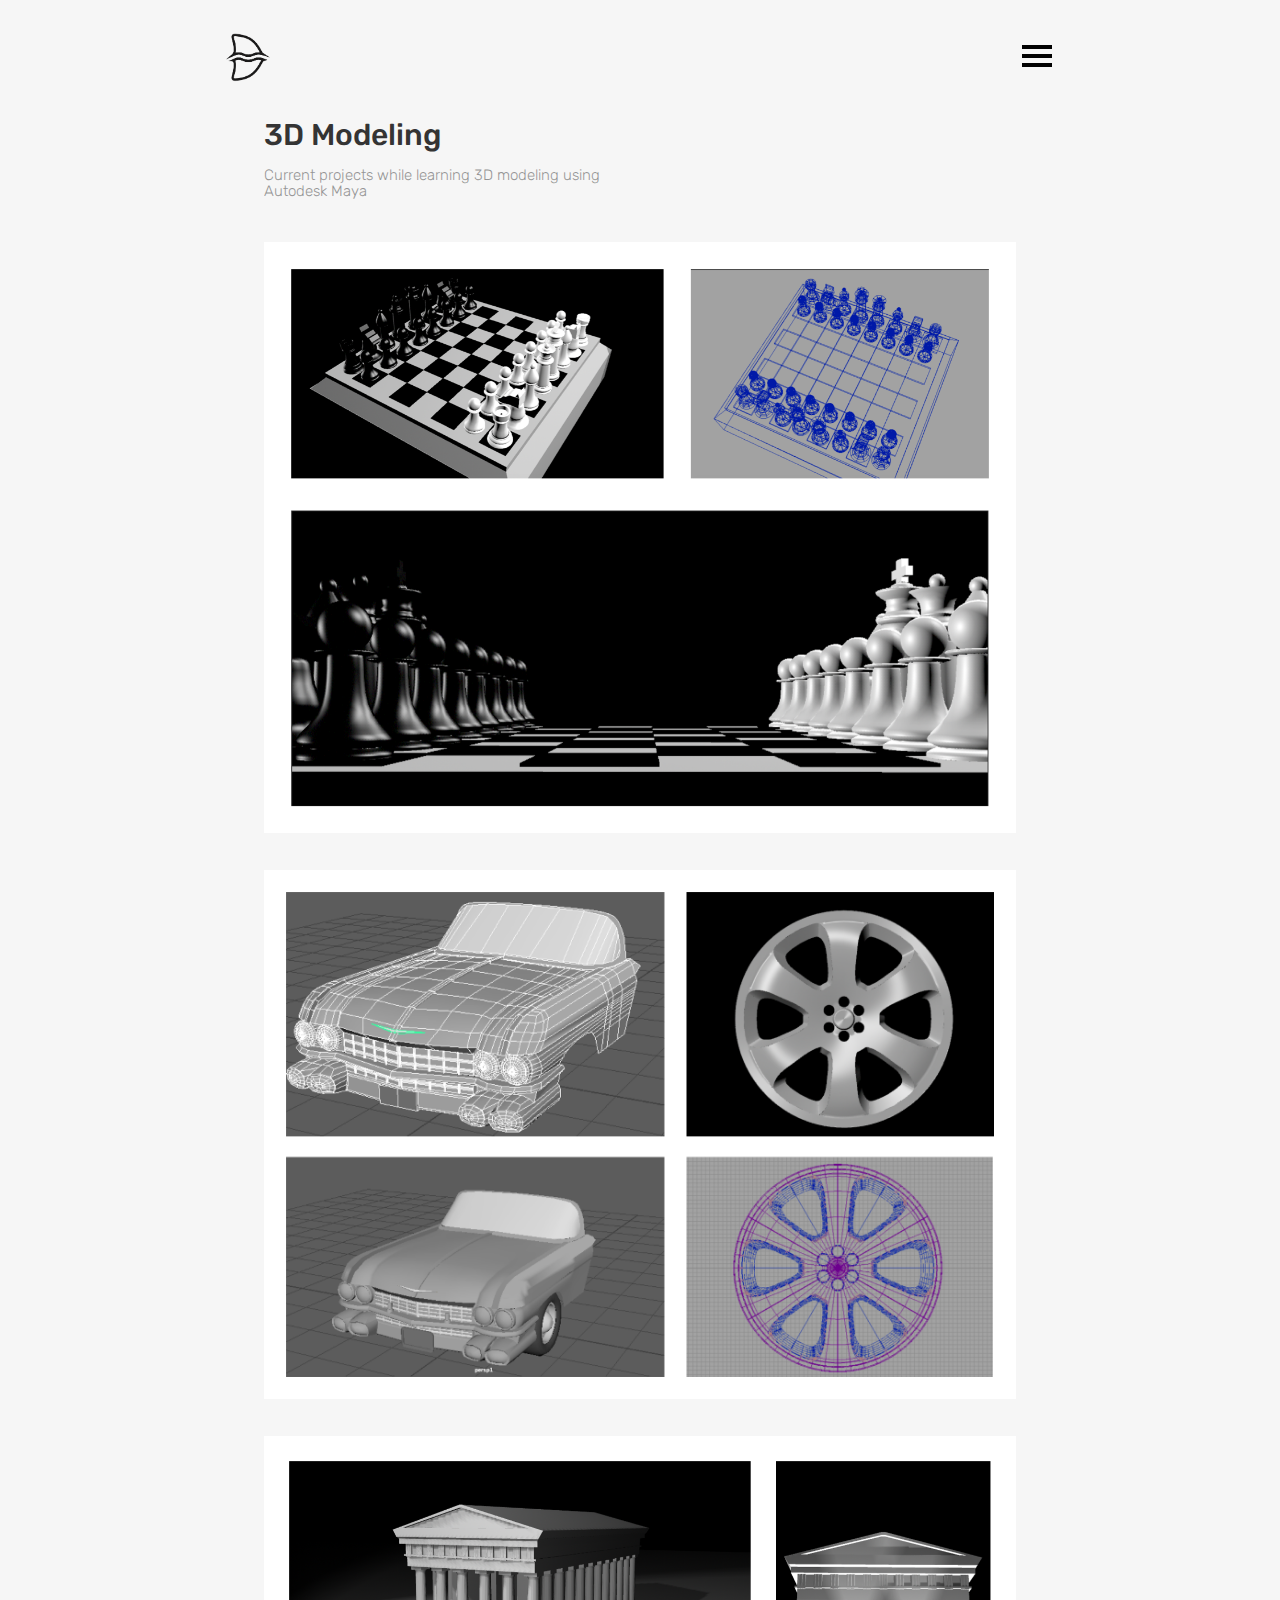
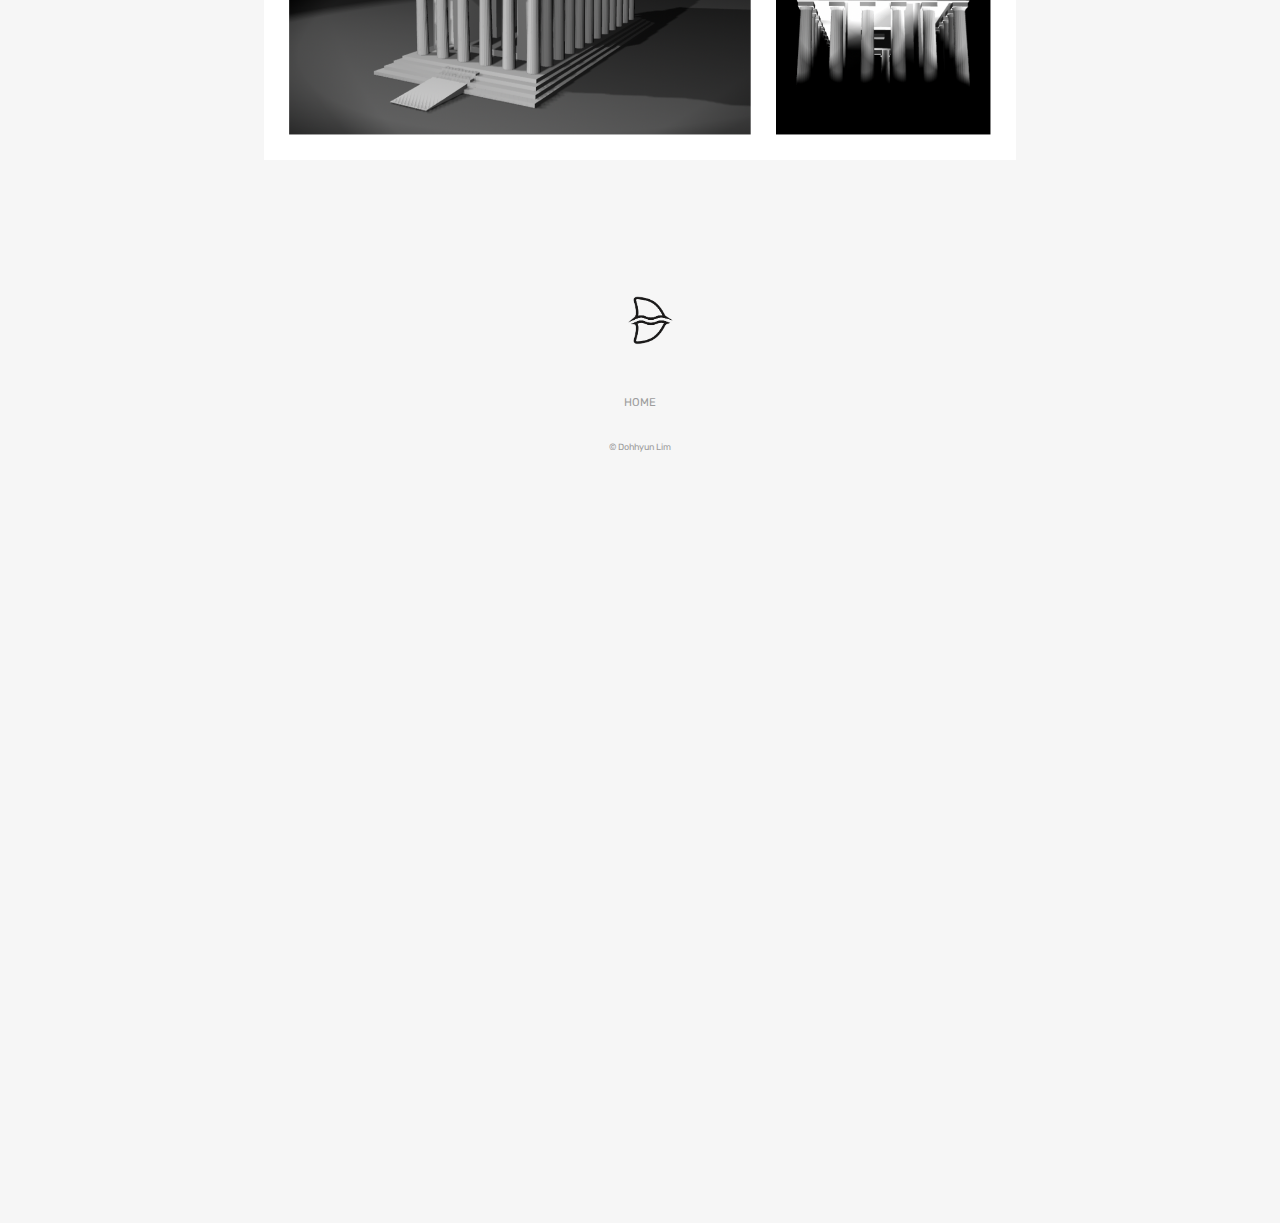
<file: 3dmodeling.html>
<!DOCTYPE HTML>

 <html>

    <head>

    	<meta name="viewport" content="width=device-width, initial-scale=1, maximum-scale=1" />

        <meta charset="utf-8">

        <!-- Description, Keywords and Author -->

        <meta name="description" content="">

        <meta name="author" content="">

        

        <title>Daric (Dohhyun) Lim Portfolio</title>

		<link rel="shortcut icon" href="images/favicon.ico" type="image/x-icon">



        <!-- style -->

        <link href="css/style.css" rel="stylesheet" type="text/css">

        <!-- style -->

        <!-- bootstrap -->

        <link href="css/bootstrap.min.css" rel="stylesheet" type="text/css">

        <!-- responsive -->

        <link href="css/responsive.css" rel="stylesheet" type="text/css">

        <!-- font-awesome -->

        <link  href="https://fonts.googleapis.com/css?family=Rubik:400,500,700,900" rel="stylesheet">

        <!-- font-awesome -->

        <link href="css/effects/set2.css" rel="stylesheet" type="text/css">

        <link href="css/effects/normalize.css" rel="stylesheet" type="text/css">

        <link href="css/effects/component.css"  rel="stylesheet" type="text/css" >

	</head>



    <body oncontextmenu="return false">

    

    	<!-- header -->

        	<header role="header">

            	<div class="container">

                	<!-- logo -->

                    	<h1>

                        	<a href="index.html" title="Daric Portfolio"><img src="images/logo.png" class="logo" title="Daric Lim" alt="Daric Lim" onmouseover="this.src='images/DaricLogoSharkResized.png';"onmouseout="this.src='images/logo.png';"/></a>

                        </h1>

                    <!-- logo -->

                    <!-- nav -->

                    <nav role="header-nav" class="navy">

                        <ul>

                           <li class="nav-active"><a href="index.html" title="Home">Home</a></li>
                            <li><a title="About">About <span style="font-size:30px">(coming soon)</span></a></li>
                            <li><a title="Contact">Contact <span style="font-size:30px">(coming soon)</span></a></li>

                        </ul>

                    </nav>

                    <!-- nav -->

                </div>

            </header>

        <!-- header -->

        <!-- main -->

        <main role="main-inner-wrapper" class="container">

        	

            

            	

                <!-- work details -->

                	<div class="work-details">

                    	

                        <div class="row">

                        	<div class="col-xs-12 col-sm-12 col-md-4">

                            	<header role="work-title">

                                	<h2>3D Modeling </h2>

                                   <h3>Current projects while learning 3D modeling using Autodesk Maya</h3>

                                </header>
 
                            </div>

                            <div class="col-xs-12 col-sm-12 col-md-8">
                            

                            </div>

                        </div>

                        <div class="clearfix"></div>

                        

                        <div class="work-images grid">

                            <ul class="penguin grid" id="grid">

                                <li class="hover-shadow"><img src="images/3d-images/image1.png" alt="" class="img-responsive"/></li>
                                
                                <li class="hover-shadow"><img src="images/3d-images/image2.png" alt="" class="img-responsive"/></li>
                                
                                <li class="hover-shadow"><img src="images/3d-images/image3.png" alt="" class="img-responsive"/></li>
                                
                                

                            </ul>

                        </div>

                        

                    </div>

                <!-- work details -->

            

            

        </main>

    	<!-- main -->

        <!-- footer -->

        <footer role="footer">

            <!-- logo -->

                <h1>

                    <a href="index.html" title="Daric Logo"><img src="images/logo.png" class="logo" title="Daric Lim" alt="Daric Lim" onmouseover="this.src='images/DaricLogoShark.png';"onmouseout="this.src='images/logo.png';"/></a>

                </h1>
            
            

            <!-- logo -->

            <!-- nav -->

            <nav role="footer-nav">

            	<ul>

                	<li><a href="index.html" title="Work">Home</a></li>

                </ul>

            </nav>

            <!-- nav -->

            <!-- <ul role="social-icons">

            	<li><a href="#"><i class="fa fa-twitter" aria-hidden="true"></i></a></li>

                <li><a href="#"><i class="fa fa-facebook" aria-hidden="true"></i></a></li>

                <li><a href="#"><i class="fa fa-linkedin" aria-hidden="true"></i></a></li>

                <li><a href="#"><i class="fa fa-flickr" aria-hidden="true"></i></a></li>

            </ul> -->

            <p class="copy-right">&copy; Dohhyun Lim</p>

        </footer>

        <!-- footer -->

    

        <!-- jQuery (necessary for Bootstrap's JavaScript plugins) -->

        <script src="js/jquery.min.js" type="text/javascript"></script>

        <!-- custom -->

		<script src="js/nav.js" type="text/javascript"></script>

        <script src="js/custom.js" type="text/javascript"></script>

        <!-- Include all compiled plugins (below), or include individual files as needed -->

        <script src="js/bootstrap.min.js" type="text/javascript"></script>

        <script src="js/effects/masonry.pkgd.min.js"  type="text/javascript"></script>

		<script src="js/effects/imagesloaded.js"  type="text/javascript"></script>

		<script src="js/effects/classie.js"  type="text/javascript"></script>

		<script src="js/effects/AnimOnScroll.js"  type="text/javascript"></script>

        <script src="js/effects/modernizr.custom.js"></script>

        <!-- jquery.countdown -->

        <script src="js/html5shiv.js" type="text/javascript"></script>

    </body>

</html>
</file>
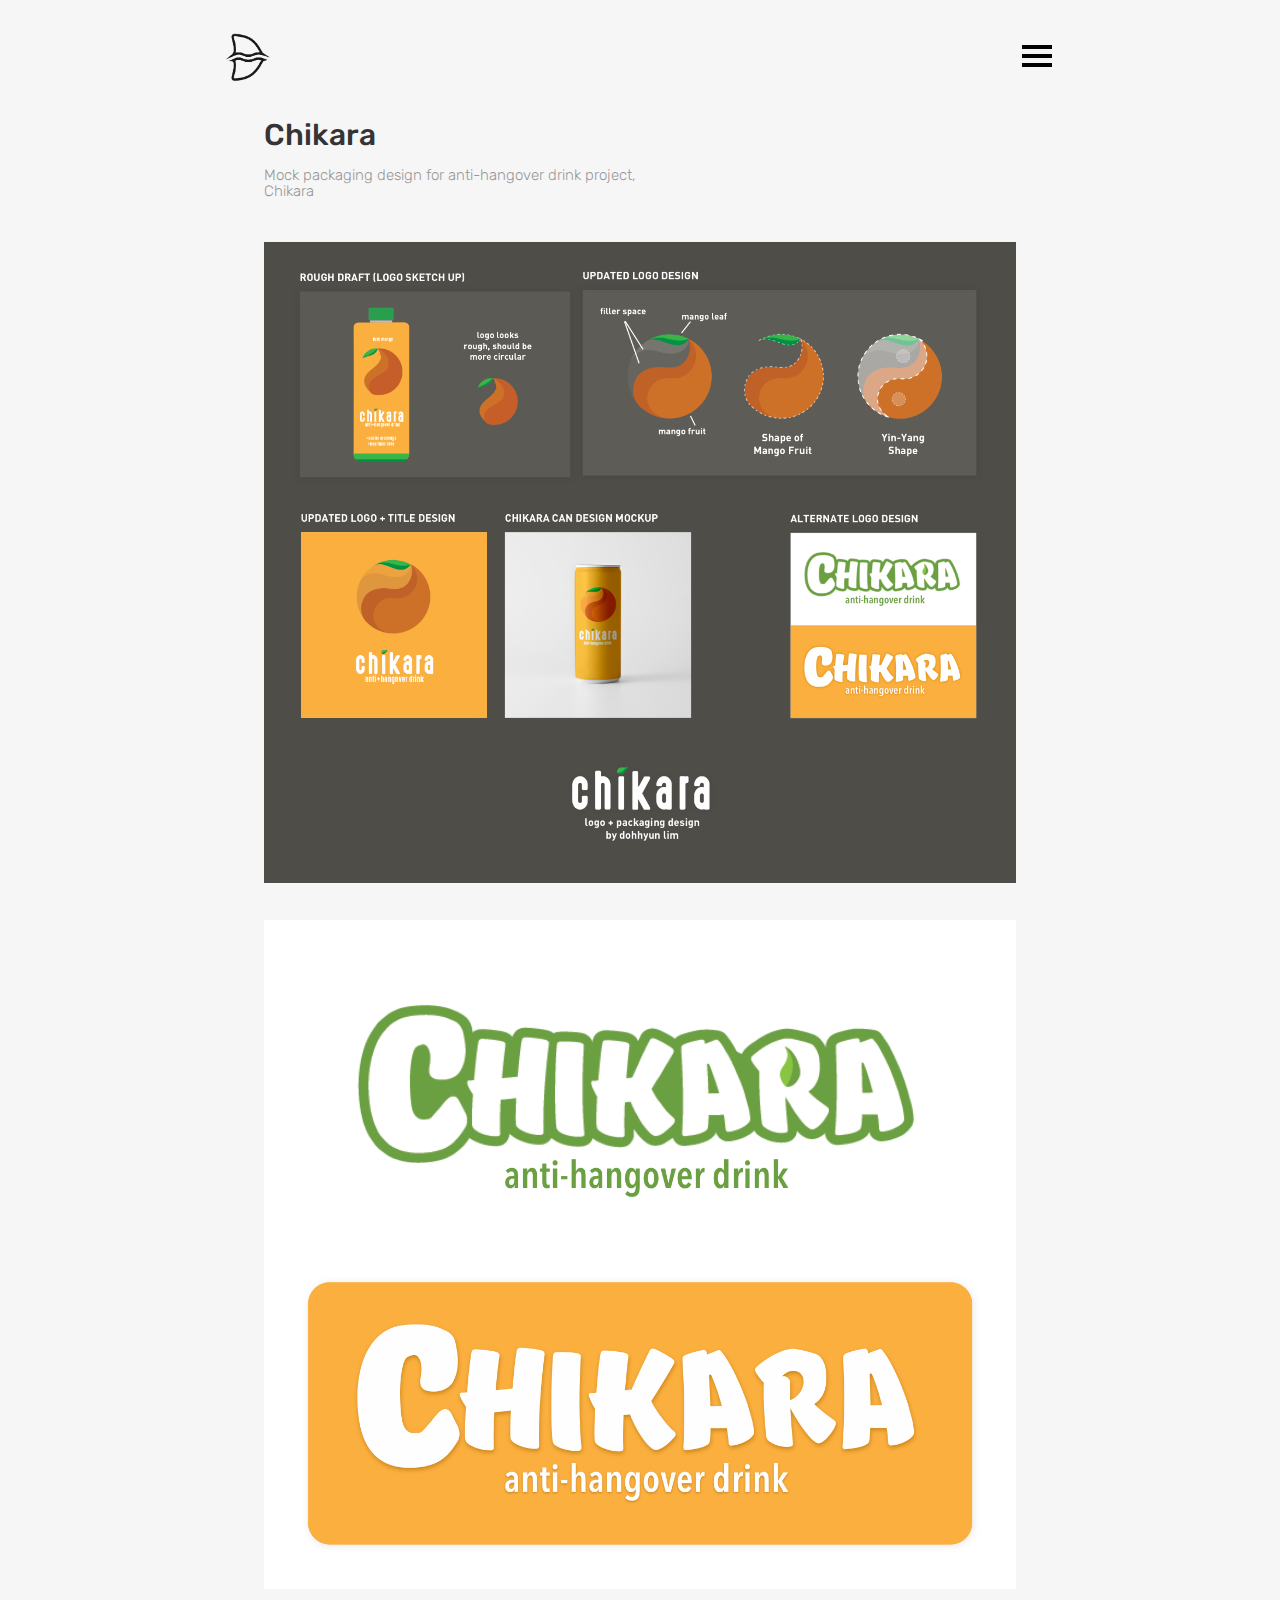
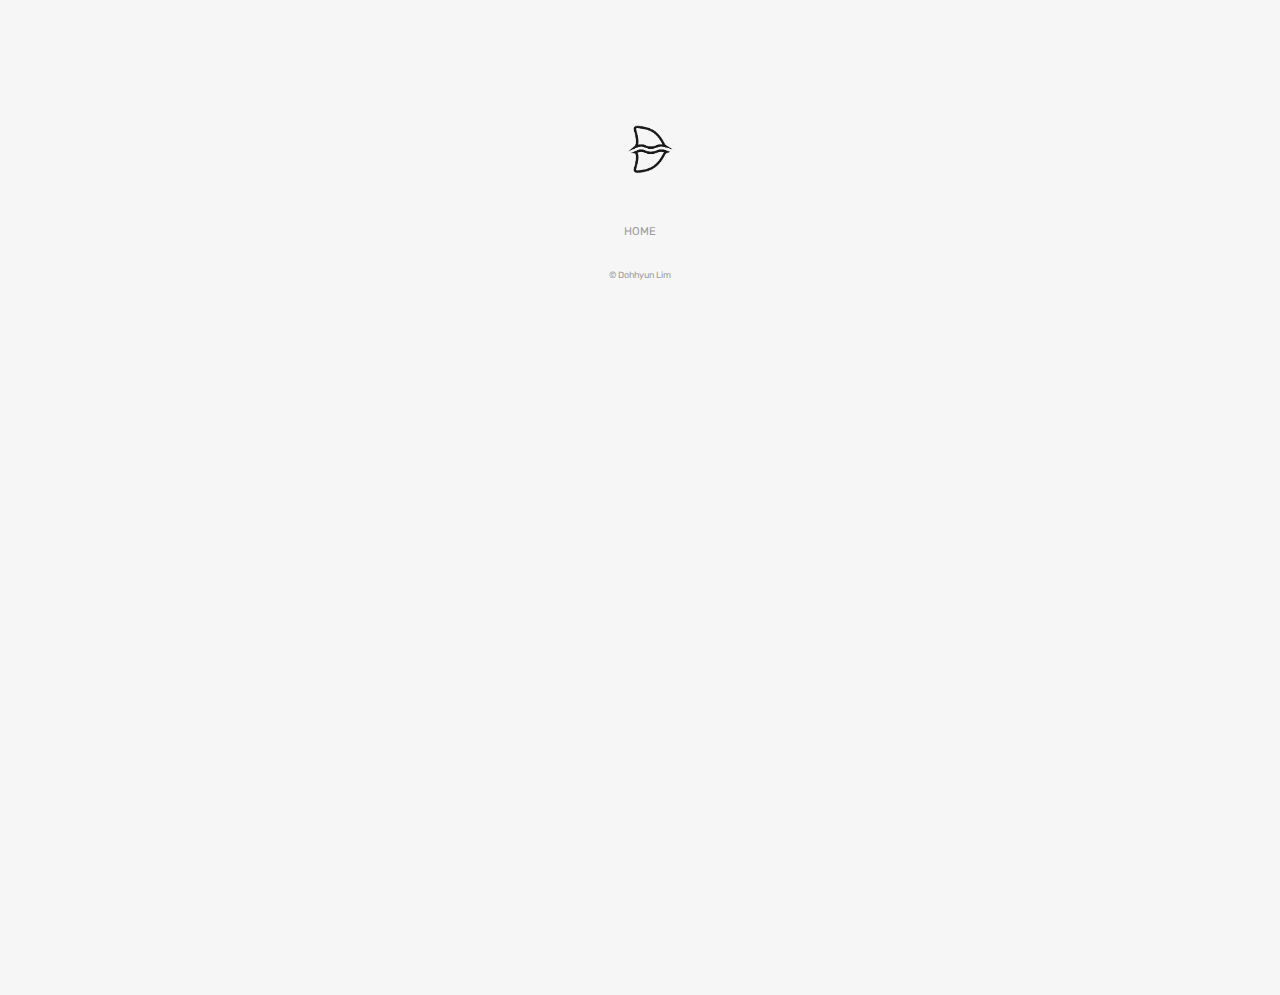
<file: chikara.html>
<!DOCTYPE HTML>

 <html>

    <head>

    	<meta name="viewport" content="width=device-width, initial-scale=1, maximum-scale=1" />

        <meta charset="utf-8">

        <!-- Description, Keywords and Author -->

        <meta name="description" content="">

        <meta name="author" content="">

        

        <title>Daric (Dohhyun) Lim Portfolio</title>

		<link rel="shortcut icon" href="images/favicon.ico" type="image/x-icon">



        <!-- style -->

        <link href="css/style.css" rel="stylesheet" type="text/css">

        <!-- style -->

        <!-- bootstrap -->

        <link href="css/bootstrap.min.css" rel="stylesheet" type="text/css">

        <!-- responsive -->

        <link href="css/responsive.css" rel="stylesheet" type="text/css">

        <!-- font-awesome -->

        <link  href="https://fonts.googleapis.com/css?family=Rubik:400,500,700,900" rel="stylesheet">

        <!-- font-awesome -->

        <link href="css/effects/set2.css" rel="stylesheet" type="text/css">

        <link href="css/effects/normalize.css" rel="stylesheet" type="text/css">

        <link href="css/effects/component.css"  rel="stylesheet" type="text/css" >

	</head>



    <body oncontextmenu="return false">

    

    	<!-- header -->

        	<header role="header">

            	<div class="container">

                	<!-- logo -->

                    	<h1>

                        	<a href="index.html" title="Daric Portfolio"><img src="images/logo.png" class="logo" title="Daric Lim" alt="Daric Lim" onmouseover="this.src='images/DaricLogoSharkResized.png';"onmouseout="this.src='images/logo.png';"/></a>

                        </h1>

                    <!-- logo -->

                    <!-- nav -->

                    <nav role="header-nav" class="navy">

                        <ul>

                           <li class="nav-active"><a href="index.html" title="Home">Home</a></li>
                            <li><a title="About">About <span style="font-size:30px">(coming soon)</span></a></li>
                            <li><a title="Contact">Contact <span style="font-size:30px">(coming soon)</span></a></li>

                        </ul>

                    </nav>

                    <!-- nav -->

                </div>

            </header>

        <!-- header -->

        <!-- main -->

        <main role="main-inner-wrapper" class="container">

        	

            

            	

                <!-- work details -->

                	<div class="work-details">

                    	

                        <div class="row">

                        	<div class="col-xs-12 col-sm-12 col-md-4">

                            	<header role="work-title">

                                	<h2>Chikara</h2>

                                    <h3>Mock packaging design for anti-hangover drink project, Chikara</h3>

                                </header>

                            </div>

                            <div class="col-xs-12 col-sm-12 col-md-8">


                            </div>

                        </div>

                        <div class="clearfix"></div>

                        

                        <div class="work-images grid">

                            <ul class="penguin grid" id="grid">

                                <li class="hover-shadow"><img src="images/chikara-images/image1.png" alt="" class="img-responsive"/></li>
                                
                                 <li class="hover-shadow"><img src="images/chikara-images/image2.png" alt="" class="img-responsive"/></li>
>

                            </ul>

                        </div>

                        

                    </div>

                <!-- work details -->

            

            

        </main>

    	<!-- main -->

        <!-- footer -->

        <footer role="footer">

            <!-- logo -->

                <h1>

                    <a href="index.html" title="Daric Logo"><img src="images/logo.png" class="logo" title="Daric Lim" alt="Daric Lim" onmouseover="this.src='images/DaricLogoShark.png';"onmouseout="this.src='images/logo.png';"/></a>

                </h1>
            
            

            <!-- logo -->

            <!-- nav -->

            <nav role="footer-nav">

            	<ul>

                	<li><a href="index.html" title="Work">Home</a></li>

                </ul>

            </nav>

            <!-- nav -->

            <!-- <ul role="social-icons">

            	<li><a href="#"><i class="fa fa-twitter" aria-hidden="true"></i></a></li>

                <li><a href="#"><i class="fa fa-facebook" aria-hidden="true"></i></a></li>

                <li><a href="#"><i class="fa fa-linkedin" aria-hidden="true"></i></a></li>

                <li><a href="#"><i class="fa fa-flickr" aria-hidden="true"></i></a></li>

            </ul> -->

            <p class="copy-right">&copy; Dohhyun Lim</p>

        </footer>

        <!-- footer -->

    

        <!-- jQuery (necessary for Bootstrap's JavaScript plugins) -->

        <script src="js/jquery.min.js" type="text/javascript"></script>

        <!-- custom -->

		<script src="js/nav.js" type="text/javascript"></script>

        <script src="js/custom.js" type="text/javascript"></script>

        <!-- Include all compiled plugins (below), or include individual files as needed -->

        <script src="js/bootstrap.min.js" type="text/javascript"></script>

        <script src="js/effects/masonry.pkgd.min.js"  type="text/javascript"></script>

		<script src="js/effects/imagesloaded.js"  type="text/javascript"></script>

		<script src="js/effects/classie.js"  type="text/javascript"></script>

		<script src="js/effects/AnimOnScroll.js"  type="text/javascript"></script>

        <script src="js/effects/modernizr.custom.js"></script>

        <!-- jquery.countdown -->

        <script src="js/html5shiv.js" type="text/javascript"></script>

    </body>

</html>
</file>
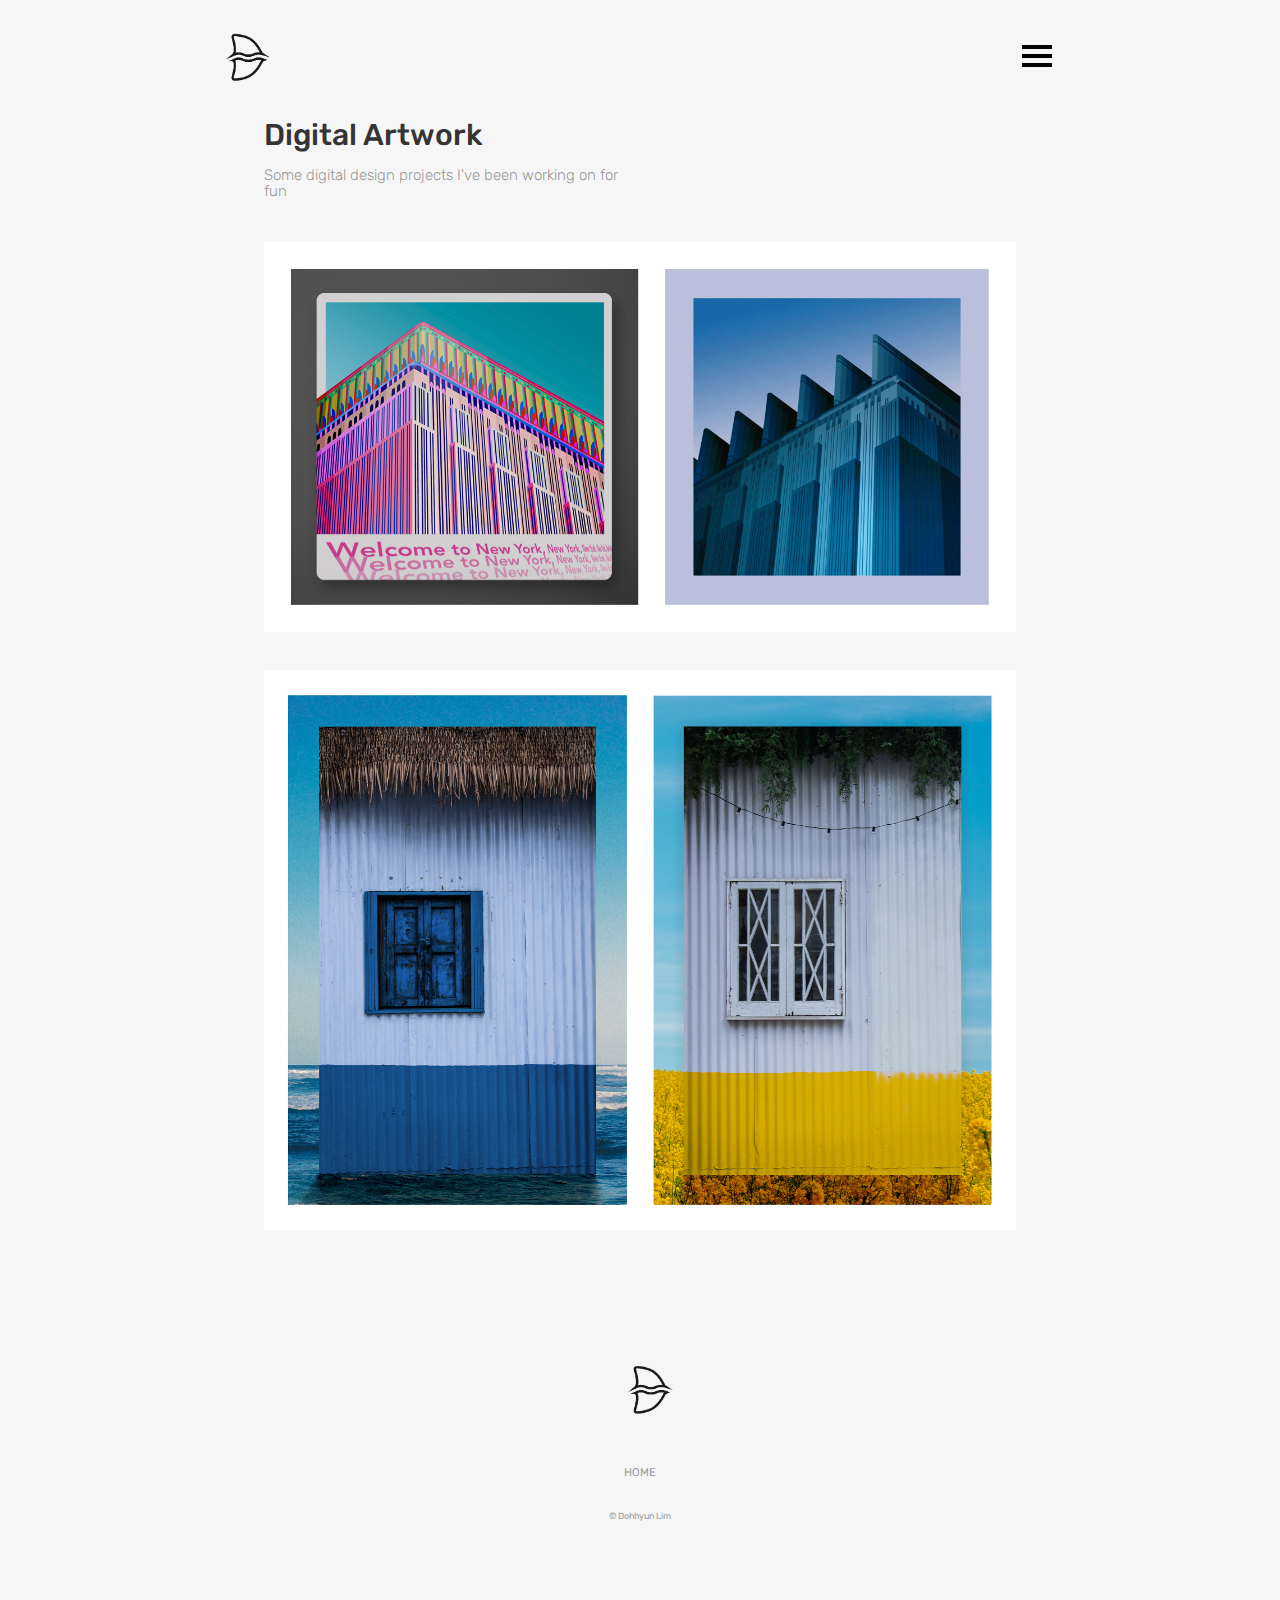
<file: digitalart.html>
<!DOCTYPE HTML>

 <html>

    <head>

    	<meta name="viewport" content="width=device-width, initial-scale=1, maximum-scale=1" />

        <meta charset="utf-8">

        <!-- Description, Keywords and Author -->

        <meta name="description" content="">

        <meta name="author" content="">

        

        <title>Daric (Dohhyun) Lim Portfolio</title>

		<link rel="shortcut icon" href="images/favicon.ico" type="image/x-icon">



        <!-- style -->

        <link href="css/style.css" rel="stylesheet" type="text/css">

        <!-- style -->

        <!-- bootstrap -->

        <link href="css/bootstrap.min.css" rel="stylesheet" type="text/css">

        <!-- responsive -->

        <link href="css/responsive.css" rel="stylesheet" type="text/css">

        <!-- font-awesome -->

        <link  href="https://fonts.googleapis.com/css?family=Rubik:400,500,700,900" rel="stylesheet">

        <!-- font-awesome -->

        <link href="css/effects/set2.css" rel="stylesheet" type="text/css">

        <link href="css/effects/normalize.css" rel="stylesheet" type="text/css">

        <link href="css/effects/component.css"  rel="stylesheet" type="text/css" >

	</head>



    <body oncontextmenu="return false">

    

    	<!-- header -->

        	<header role="header">

            	<div class="container">

                	<!-- logo -->

                    	<h1>

                        	<a href="index.html" title="Daric Portfolio"><img src="images/logo.png" class="logo" title="Daric Lim" alt="Daric Lim" onmouseover="this.src='images/DaricLogoSharkResized.png';"onmouseout="this.src='images/logo.png';"/></a>

                        </h1>

                    <!-- logo -->

                    <!-- nav -->

                    <nav role="header-nav" class="navy">

                        <ul>

                            <li class="nav-active"><a href="index.html" title="Home">Home</a></li>
                            <li><a title="About">About <span style="font-size:30px">(coming soon)</span></a></li>
                            <li><a title="Contact">Contact <span style="font-size:30px">(coming soon)</span></a></li>

                        </ul>

                    </nav>

                    <!-- nav -->

                </div>

            </header>

        <!-- header -->

        <!-- main -->

        <main role="main-inner-wrapper" class="container">

        	

            

            	

                <!-- work details -->

                	<div class="work-details">

                    	

                        <div class="row">

                        	<div class="col-xs-12 col-sm-12 col-md-4">

                            	<header role="work-title">

                                	<h2>Digital Artwork</h2>

                                    <h3>Some digital design projects I've been working on for fun</h3>

                                </header>

                            </div>

                            <div class="col-xs-12 col-sm-12 col-md-8">

                            
                            </div>

                        </div>

                        <div class="clearfix"></div>

                        

                        <div class="work-images grid">

                            <ul class="penguin grid" id="grid">

                                <li class="hover-shadow"><img src="images/digitalart-images/image1.png" alt="" class="img-responsive"/></li>
                                
                                <li class="hover-shadow"><img src="images/digitalart-images/image2.png" alt="" class="img-responsive"/></li>
                                
                            </ul>

                        </div>

                        

                    </div>

                <!-- work details -->

            

            

        </main>

    	<!-- main -->

        <!-- footer -->

        <footer role="footer">

            <!-- logo -->

                <h1>

                    <a href="index.html" title="Daric Logo"><img src="images/logo.png" class="logo" title="Daric Lim" alt="Daric Lim" onmouseover="this.src='images/DaricLogoShark.png';"onmouseout="this.src='images/logo.png';"/></a>

                </h1>
            
            

            <!-- logo -->

            <!-- nav -->

            <nav role="footer-nav">

            	<ul>

                	<li><a href="index.html" title="Work">Home</a></li>

                </ul>

            </nav>

            <!-- nav -->

            <!-- <ul role="social-icons">

            	<li><a href="#"><i class="fa fa-twitter" aria-hidden="true"></i></a></li>

                <li><a href="#"><i class="fa fa-facebook" aria-hidden="true"></i></a></li>

                <li><a href="#"><i class="fa fa-linkedin" aria-hidden="true"></i></a></li>

                <li><a href="#"><i class="fa fa-flickr" aria-hidden="true"></i></a></li>

            </ul> -->

            <p class="copy-right">&copy; Dohhyun Lim</p>

        </footer>

        <!-- footer -->

    

        <!-- jQuery (necessary for Bootstrap's JavaScript plugins) -->

        <script src="js/jquery.min.js" type="text/javascript"></script>

        <!-- custom -->

		<script src="js/nav.js" type="text/javascript"></script>

        <script src="js/custom.js" type="text/javascript"></script>

        <!-- Include all compiled plugins (below), or include individual files as needed -->

        <script src="js/bootstrap.min.js" type="text/javascript"></script>

        <script src="js/effects/masonry.pkgd.min.js"  type="text/javascript"></script>

		<script src="js/effects/imagesloaded.js"  type="text/javascript"></script>

		<script src="js/effects/classie.js"  type="text/javascript"></script>

		<script src="js/effects/AnimOnScroll.js"  type="text/javascript"></script>

        <script src="js/effects/modernizr.custom.js"></script>

        <!-- jquery.countdown -->

        <script src="js/html5shiv.js" type="text/javascript"></script>

    </body>

</html>
</file>
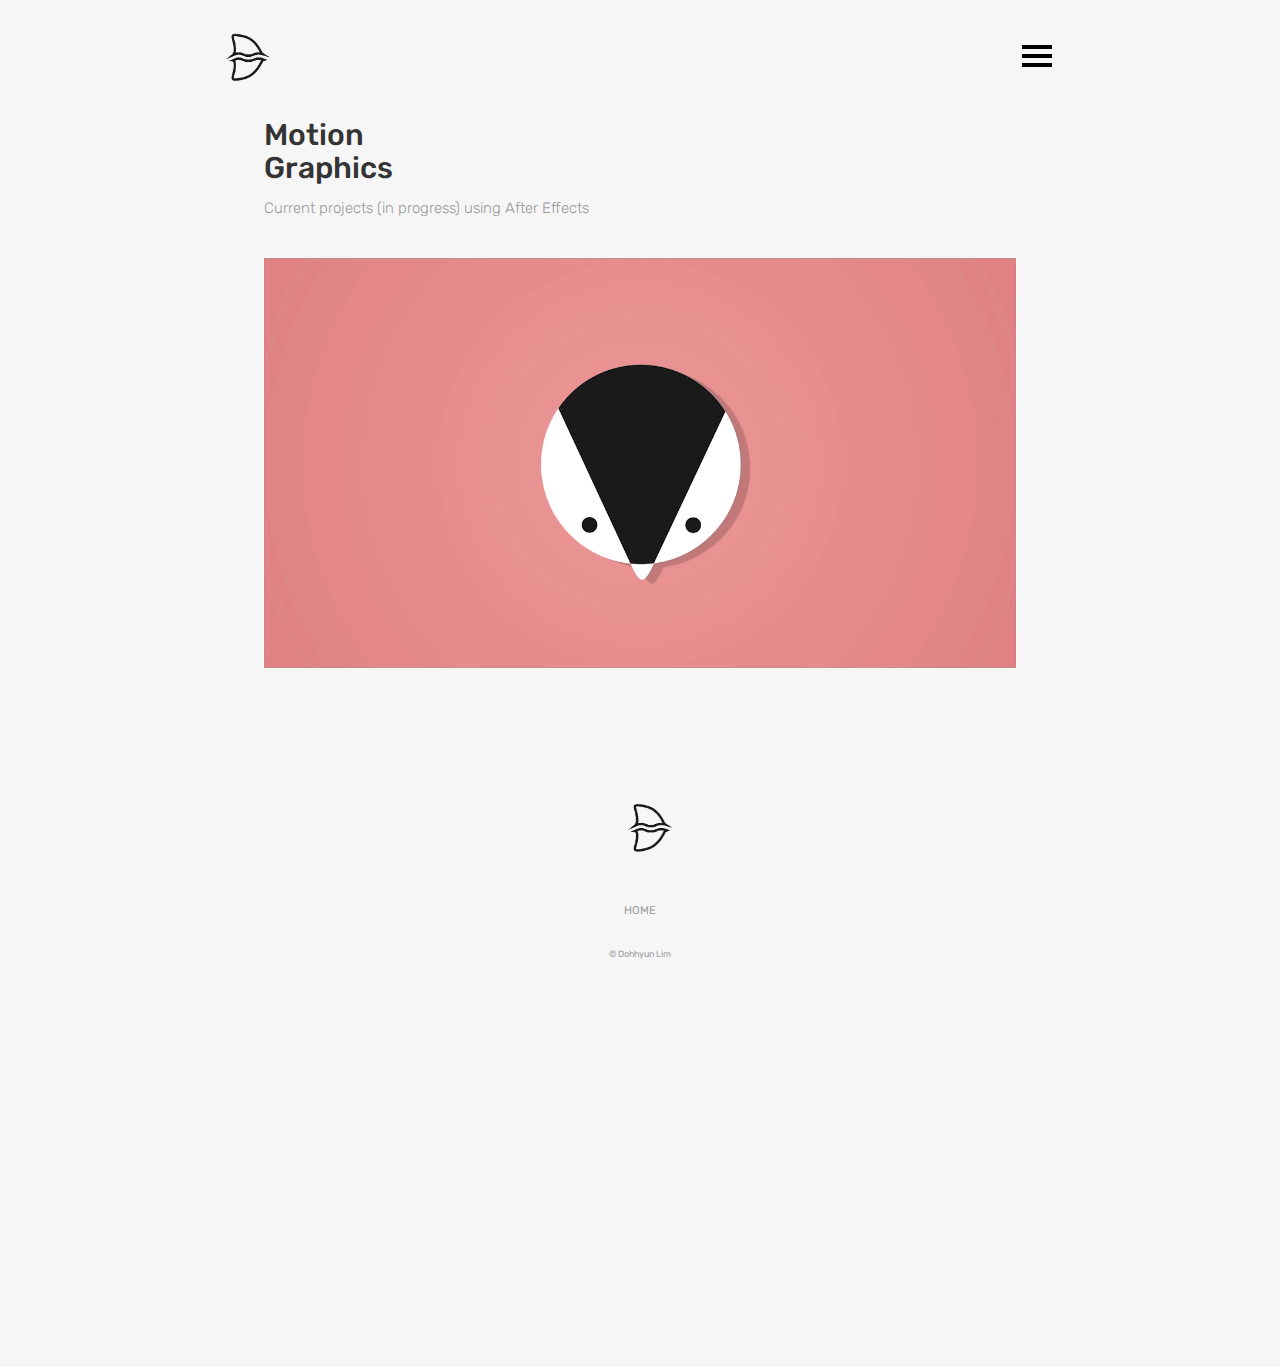
<file: motiongraphics.html>
<!DOCTYPE HTML>

 <html>

    <head>

    	<meta name="viewport" content="width=device-width, initial-scale=1, maximum-scale=1" />

        <meta charset="utf-8">

        <!-- Description, Keywords and Author -->

        <meta name="description" content="">

        <meta name="author" content="">

        

        <title>Daric (Dohhyun) Lim Portfolio</title>

		<link rel="shortcut icon" href="images/favicon.ico" type="image/x-icon">



        <!-- style -->

        <link href="css/style.css" rel="stylesheet" type="text/css">

        <!-- style -->

        <!-- bootstrap -->

        <link href="css/bootstrap.min.css" rel="stylesheet" type="text/css">

        <!-- responsive -->

        <link href="css/responsive.css" rel="stylesheet" type="text/css">

        <!-- font-awesome -->

        <link  href="https://fonts.googleapis.com/css?family=Rubik:400,500,700,900" rel="stylesheet">

        <!-- font-awesome -->

        <link href="css/effects/set2.css" rel="stylesheet" type="text/css">

        <link href="css/effects/normalize.css" rel="stylesheet" type="text/css">

        <link href="css/effects/component.css"  rel="stylesheet" type="text/css" >

	</head>



    <body oncontextmenu="return false">

    

    	<!-- header -->

        	<header role="header">

            	<div class="container">

                	<!-- logo -->

                    	<h1>

                        	<a href="index.html" title="Daric Portfolio"><img src="images/logo.png" class="logo" title="Daric Lim" alt="Daric Lim" onmouseover="this.src='images/DaricLogoSharkResized.png';"onmouseout="this.src='images/logo.png';"/></a>

                        </h1>

                    <!-- logo -->

                    <!-- nav -->

                    <nav role="header-nav" class="navy">

                        <ul>

                            <li class="nav-active"><a href="index.html" title="Home">Home</a></li>
                            <li><a title="About">About <span style="font-size:30px">(coming soon)</span></a></li>
                            <li><a title="Contact">Contact <span style="font-size:30px">(coming soon)</span></a></li>


                        </ul>

                    </nav>

                    <!-- nav -->

                </div>

            </header>

        <!-- header -->

        <!-- main -->

        <main role="main-inner-wrapper" class="container">

        	

            

            	

                <!-- work details -->

                	<div class="work-details">

                    	

                        <div class="row">

                        	<div class="col-xs-12 col-sm-12 col-md-4">

                            	<header role="work-title">

                                	<h2>Motion Graphics</h2>

                                    <h3>Current projects (in progress) using After Effects</h3>

                                </header>

                            </div>

                            <div class="col-xs-12 col-sm-12 col-md-8">

                            

                            </div>

                        </div>

                        <div class="clearfix"></div>

                        

                        <div class="work-images grid">

                            <ul class="penguin grid" id="grid">

                                <li class="hover-shadow"><img src="images/motiongraphics-images/image1.gif" alt="" class="img-responsive"/></li>
                        
                            </ul>

                        </div>

                        

                    </div>

                <!-- work details -->

            

            

        </main>

    	<!-- main -->

        <!-- footer -->

        <footer role="footer">

            <!-- logo -->

                <h1>

                    <a href="index.html" title="Daric Logo"><img src="images/logo.png" class="logo" title="Daric Lim" alt="Daric Lim" onmouseover="this.src='images/DaricLogoShark.png';"onmouseout="this.src='images/logo.png';"/></a>

                </h1>
            
            

            <!-- logo -->

            <!-- nav -->

            <nav role="footer-nav">

            	<ul>

                	<li><a href="index.html" title="Work">Home</a></li>

                </ul>

            </nav>

            <!-- nav -->

            <!-- <ul role="social-icons">

            	<li><a href="#"><i class="fa fa-twitter" aria-hidden="true"></i></a></li>

                <li><a href="#"><i class="fa fa-facebook" aria-hidden="true"></i></a></li>

                <li><a href="#"><i class="fa fa-linkedin" aria-hidden="true"></i></a></li>

                <li><a href="#"><i class="fa fa-flickr" aria-hidden="true"></i></a></li>

            </ul> -->

            <p class="copy-right">&copy; Dohhyun Lim</p>

        </footer>

        <!-- footer -->

    

        <!-- jQuery (necessary for Bootstrap's JavaScript plugins) -->

        <script src="js/jquery.min.js" type="text/javascript"></script>

        <!-- custom -->

		<script src="js/nav.js" type="text/javascript"></script>

        <script src="js/custom.js" type="text/javascript"></script>

        <!-- Include all compiled plugins (below), or include individual files as needed -->

        <script src="js/bootstrap.min.js" type="text/javascript"></script>

        <script src="js/effects/masonry.pkgd.min.js"  type="text/javascript"></script>

		<script src="js/effects/imagesloaded.js"  type="text/javascript"></script>

		<script src="js/effects/classie.js"  type="text/javascript"></script>

		<script src="js/effects/AnimOnScroll.js"  type="text/javascript"></script>

        <script src="js/effects/modernizr.custom.js"></script>

        <!-- jquery.countdown -->

        <script src="js/html5shiv.js" type="text/javascript"></script>

    </body>

</html>
</file>
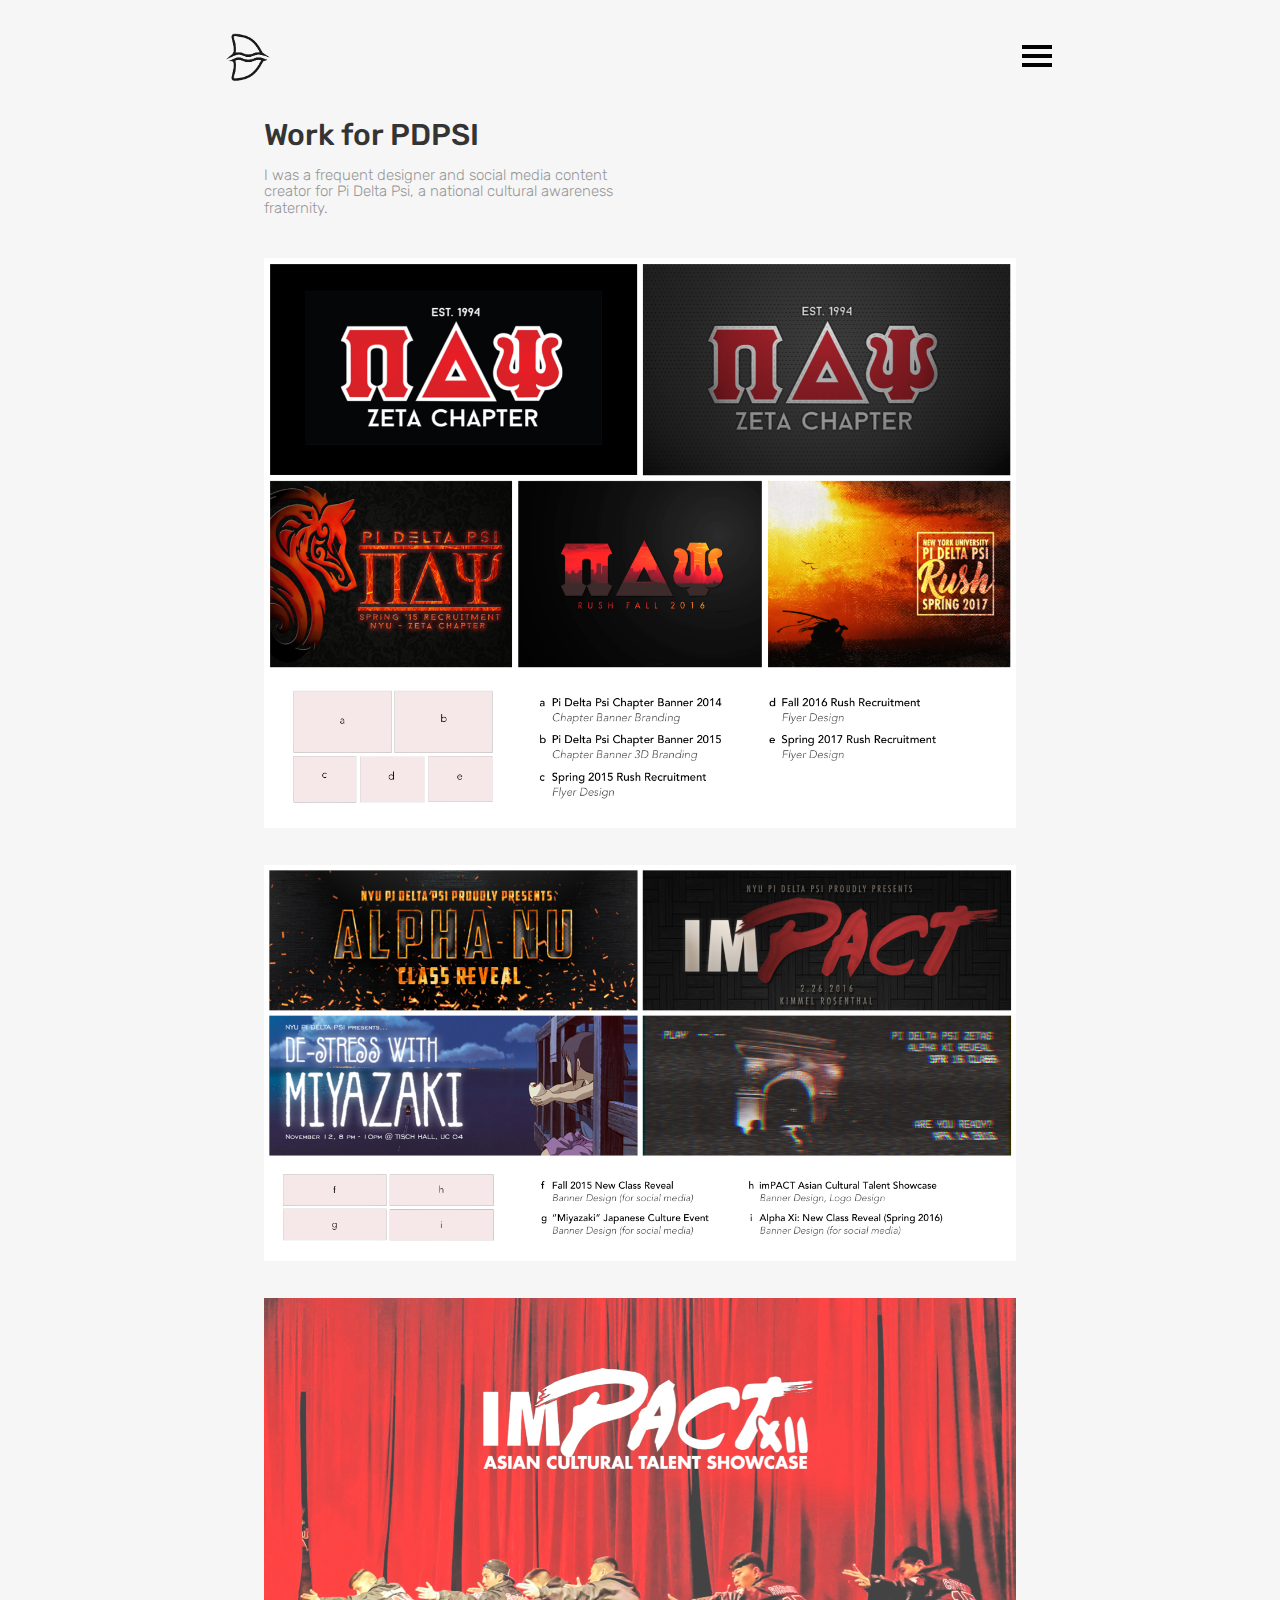
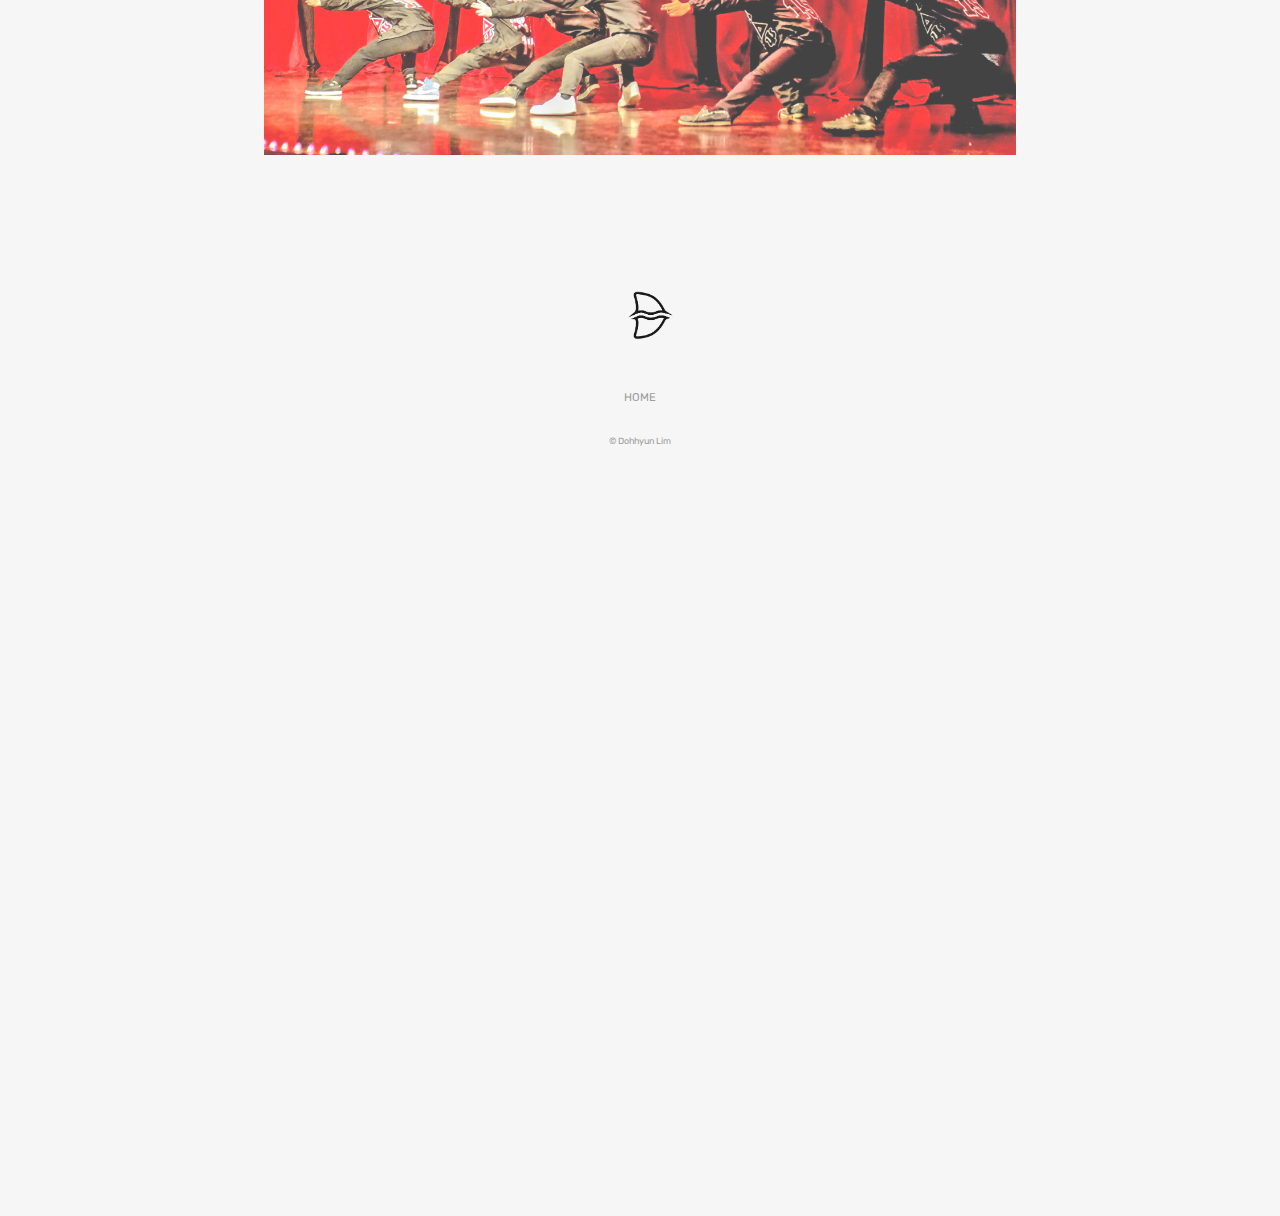
<file: pdpsi.html>
<!DOCTYPE HTML>

 <html>

    <head>

    	<meta name="viewport" content="width=device-width, initial-scale=1, maximum-scale=1" />

        <meta charset="utf-8">

        <!-- Description, Keywords and Author -->

        <meta name="description" content="">

        <meta name="author" content="">

        

        <title>Daric (Dohhyun) Lim Portfolio</title>

		<link rel="shortcut icon" href="images/favicon.ico" type="image/x-icon">



        <!-- style -->

        <link href="css/style.css" rel="stylesheet" type="text/css">

        <!-- style -->

        <!-- bootstrap -->

        <link href="css/bootstrap.min.css" rel="stylesheet" type="text/css">

        <!-- responsive -->

        <link href="css/responsive.css" rel="stylesheet" type="text/css">

        <!-- font-awesome -->

        <link  href="https://fonts.googleapis.com/css?family=Rubik:400,500,700,900" rel="stylesheet">

        <!-- font-awesome -->

        <link href="css/effects/set2.css" rel="stylesheet" type="text/css">

        <link href="css/effects/normalize.css" rel="stylesheet" type="text/css">

        <link href="css/effects/component.css"  rel="stylesheet" type="text/css" >

	</head>



    <body oncontextmenu="return false">

    

    	<!-- header -->

        	<header role="header">

            	<div class="container">

                	<!-- logo -->

                    	<h1>

                        	<a href="index.html" title="Daric Portfolio"><img src="images/logo.png" class="logo" title="Daric Lim" alt="Daric Lim" onmouseover="this.src='images/DaricLogoSharkResized.png';"onmouseout="this.src='images/logo.png';"/></a>

                        </h1>

                    <!-- logo -->

                    <!-- nav -->

                    <nav role="header-nav" class="navy">

                        <ul>

                            <li class="nav-active"><a href="index.html" title="Home">Home</a></li>
                            <li><a title="About">About <span style="font-size:30px">(coming soon)</span></a></li>
                            <li><a title="Contact">Contact <span style="font-size:30px">(coming soon)</span></a></li>

                        </ul>

                    </nav>

                    <!-- nav -->

                </div>

            </header>

        <!-- header -->

        <!-- main -->

        <main role="main-inner-wrapper" class="container">

        	

            

            	

                <!-- work details -->

                	<div class="work-details">

                    	

                        <div class="row">

                        	<div class="col-xs-12 col-sm-12 col-md-4">

                            	<header role="work-title">

                                	<h2>Work for PDPSI</h2>

                                    <h3>I was a frequent designer and social media content creator for Pi Delta Psi, a national cultural awareness fraternity.</h3>

                                </header>

                            </div>

                            <div class="col-xs-12 col-sm-12 col-md-8">

                            
                            

                            </div>

                        </div>

                        <div class="clearfix"></div>

                        

                        <div class="work-images grid">

                            <ul class="penguin grid" id="grid">

                                <li class="hover-shadow"><img src="images/pdpsi-images/image1.png" alt="" class="img-responsive"/></li>
                                
                                <li class="hover-shadow"><img src="images/pdpsi-images/image2.png" alt="" class="img-responsive"/></li>
                                
                                <li class="hover-shadow"><img src="images/pdpsi-images/image3.png" alt="" class="img-responsive"/></li>
                                
                            </ul>

                        </div>

                        

                    </div>

                <!-- work details -->

            

            

        </main>

    	<!-- main -->

        <!-- footer -->

        <footer role="footer">

            <!-- logo -->

                <h1>

                    <a href="index.html" title="Daric Logo"><img src="images/logo.png" class="logo" title="Daric Lim" alt="Daric Lim" onmouseover="this.src='images/DaricLogoShark.png';"onmouseout="this.src='images/logo.png';"/></a>

                </h1>
            
            

            <!-- logo -->

            <!-- nav -->

            <nav role="footer-nav">

            	<ul>

                	<li><a href="index.html" title="Work">Home</a></li>

                </ul>

            </nav>

            <!-- nav -->

            <!-- <ul role="social-icons">

            	<li><a href="#"><i class="fa fa-twitter" aria-hidden="true"></i></a></li>

                <li><a href="#"><i class="fa fa-facebook" aria-hidden="true"></i></a></li>

                <li><a href="#"><i class="fa fa-linkedin" aria-hidden="true"></i></a></li>

                <li><a href="#"><i class="fa fa-flickr" aria-hidden="true"></i></a></li>

            </ul> -->

            <p class="copy-right">&copy; Dohhyun Lim</p>

        </footer>

        <!-- footer -->

    

        <!-- jQuery (necessary for Bootstrap's JavaScript plugins) -->

        <script src="js/jquery.min.js" type="text/javascript"></script>

        <!-- custom -->

		<script src="js/nav.js" type="text/javascript"></script>

        <script src="js/custom.js" type="text/javascript"></script>

        <!-- Include all compiled plugins (below), or include individual files as needed -->

        <script src="js/bootstrap.min.js" type="text/javascript"></script>

        <script src="js/effects/masonry.pkgd.min.js"  type="text/javascript"></script>

		<script src="js/effects/imagesloaded.js"  type="text/javascript"></script>

		<script src="js/effects/classie.js"  type="text/javascript"></script>

		<script src="js/effects/AnimOnScroll.js"  type="text/javascript"></script>

        <script src="js/effects/modernizr.custom.js"></script>

        <!-- jquery.countdown -->

        <script src="js/html5shiv.js" type="text/javascript"></script>

    </body>

</html>
</file>
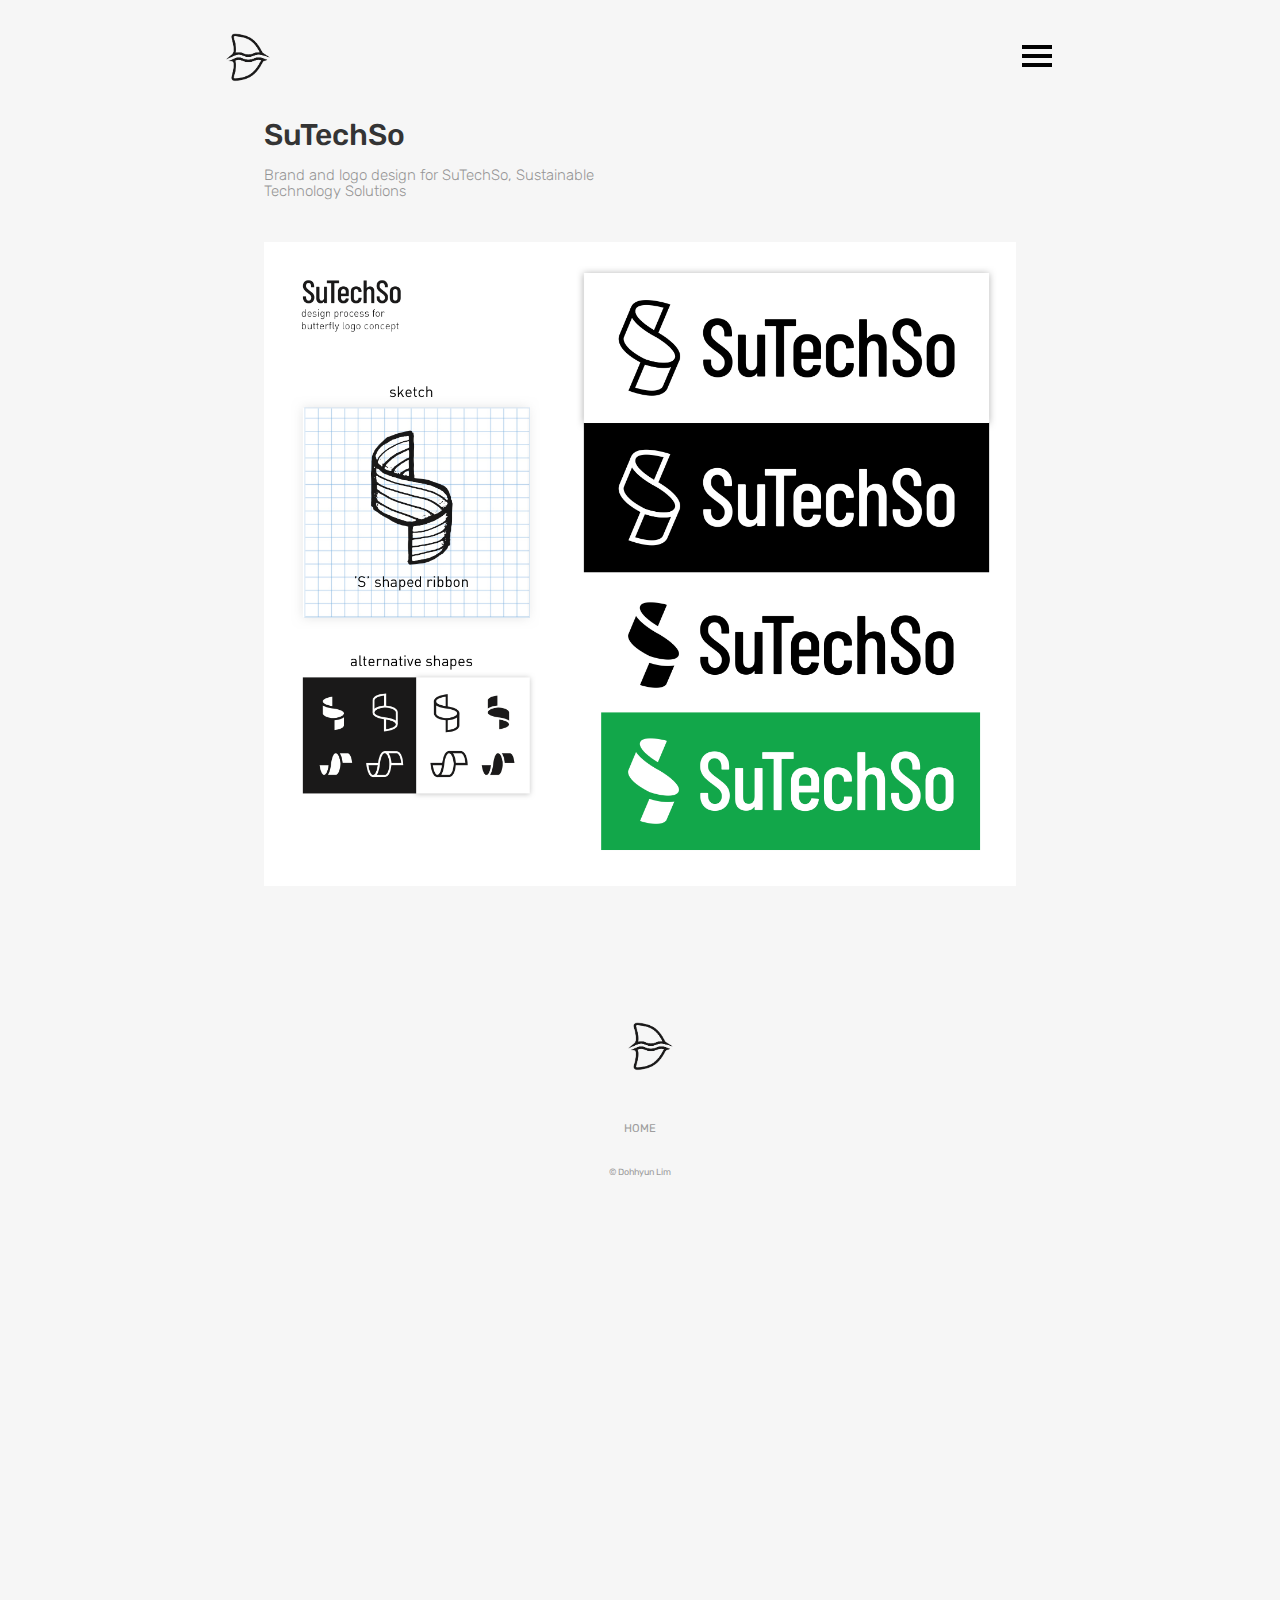
<file: sutechso.html>
<!DOCTYPE HTML>

 <html>

    <head>

    	<meta name="viewport" content="width=device-width, initial-scale=1, maximum-scale=1" />

        <meta charset="utf-8">

        <!-- Description, Keywords and Author -->

        <meta name="description" content="">

        <meta name="author" content="">

        

        <title>Daric (Dohhyun) Lim Portfolio</title>

		<link rel="shortcut icon" href="images/favicon.ico" type="image/x-icon">



        <!-- style -->

        <link href="css/style.css" rel="stylesheet" type="text/css">

        <!-- style -->

        <!-- bootstrap -->

        <link href="css/bootstrap.min.css" rel="stylesheet" type="text/css">

        <!-- responsive -->

        <link href="css/responsive.css" rel="stylesheet" type="text/css">

        <!-- font-awesome -->

        <link  href="https://fonts.googleapis.com/css?family=Rubik:400,500,700,900" rel="stylesheet">

        <!-- font-awesome -->

        <link href="css/effects/set2.css" rel="stylesheet" type="text/css">

        <link href="css/effects/normalize.css" rel="stylesheet" type="text/css">

        <link href="css/effects/component.css"  rel="stylesheet" type="text/css" >

	</head>



    <body oncontextmenu="return false">

    

    	<!-- header -->

        	<header role="header">

            	<div class="container">

                	<!-- logo -->

                    	<h1>

                        	<a href="index.html" title="Daric Portfolio"><img src="images/logo.png" class="logo" title="Daric Lim" alt="Daric Lim" onmouseover="this.src='images/DaricLogoSharkResized.png';"onmouseout="this.src='images/logo.png';"/></a>

                        </h1>

                    <!-- logo -->

                    <!-- nav -->

                    <nav role="header-nav" class="navy">

                        <ul>

                            <li class="nav-active"><a href="index.html" title="Home">Home</a></li>
                            <li><a title="About">About <span style="font-size:30px">(coming soon)</span></a></li>
                            <li><a title="Contact">Contact <span style="font-size:30px">(coming soon)</span></a></li>

                        </ul>

                    </nav>

                    <!-- nav -->

                </div>

            </header>

        <!-- header -->

        <!-- main -->

        <main role="main-inner-wrapper" class="container">

        	

            

            	

                <!-- work details -->

                	<div class="work-details">

                    	

                        <div class="row">

                        	<div class="col-xs-12 col-sm-12 col-md-4">

                            	<header role="work-title">

                                	<h2>SuTechSo</h2>

                                    <h3>Brand and logo design for SuTechSo, Sustainable Technology Solutions</h3>

                                </header>

                            </div>

                            <div class="col-xs-12 col-sm-12 col-md-8">


                            </div>

                        </div>

                        <div class="clearfix"></div>

                        

                        <div class="work-images grid">

                            <ul class="penguin grid" id="grid">

                                <li class="hover-shadow"><img src="images/sutechso-images/image1.png" alt="" class="img-responsive"/></li>
                            
                            </ul>

                        </div>

                        

                    </div>

                <!-- work details -->

            

            

        </main>

    	<!-- main -->

        <!-- footer -->

        <footer role="footer">

            <!-- logo -->

                <h1>

                    <a href="index.html" title="Daric Logo"><img src="images/logo.png" class="logo" title="Daric Lim" alt="Daric Lim" onmouseover="this.src='images/DaricLogoShark.png';"onmouseout="this.src='images/logo.png';"/></a>

                </h1>
            
            

            <!-- logo -->

            <!-- nav -->

            <nav role="footer-nav">

            	<ul>

                	<li><a href="index.html" title="Work">Home</a></li>

                </ul>

            </nav>

            <!-- nav -->

            <!-- <ul role="social-icons">

            	<li><a href="#"><i class="fa fa-twitter" aria-hidden="true"></i></a></li>

                <li><a href="#"><i class="fa fa-facebook" aria-hidden="true"></i></a></li>

                <li><a href="#"><i class="fa fa-linkedin" aria-hidden="true"></i></a></li>

                <li><a href="#"><i class="fa fa-flickr" aria-hidden="true"></i></a></li>

            </ul> -->

            <p class="copy-right">&copy; Dohhyun Lim</p>

        </footer>

        <!-- footer -->

    

        <!-- jQuery (necessary for Bootstrap's JavaScript plugins) -->

        <script src="js/jquery.min.js" type="text/javascript"></script>

        <!-- custom -->

		<script src="js/nav.js" type="text/javascript"></script>

        <script src="js/custom.js" type="text/javascript"></script>

        <!-- Include all compiled plugins (below), or include individual files as needed -->

        <script src="js/bootstrap.min.js" type="text/javascript"></script>

        <script src="js/effects/masonry.pkgd.min.js"  type="text/javascript"></script>

		<script src="js/effects/imagesloaded.js"  type="text/javascript"></script>

		<script src="js/effects/classie.js"  type="text/javascript"></script>

		<script src="js/effects/AnimOnScroll.js"  type="text/javascript"></script>

        <script src="js/effects/modernizr.custom.js"></script>

        <!-- jquery.countdown -->

        <script src="js/html5shiv.js" type="text/javascript"></script>

    </body>

</html>
</file>
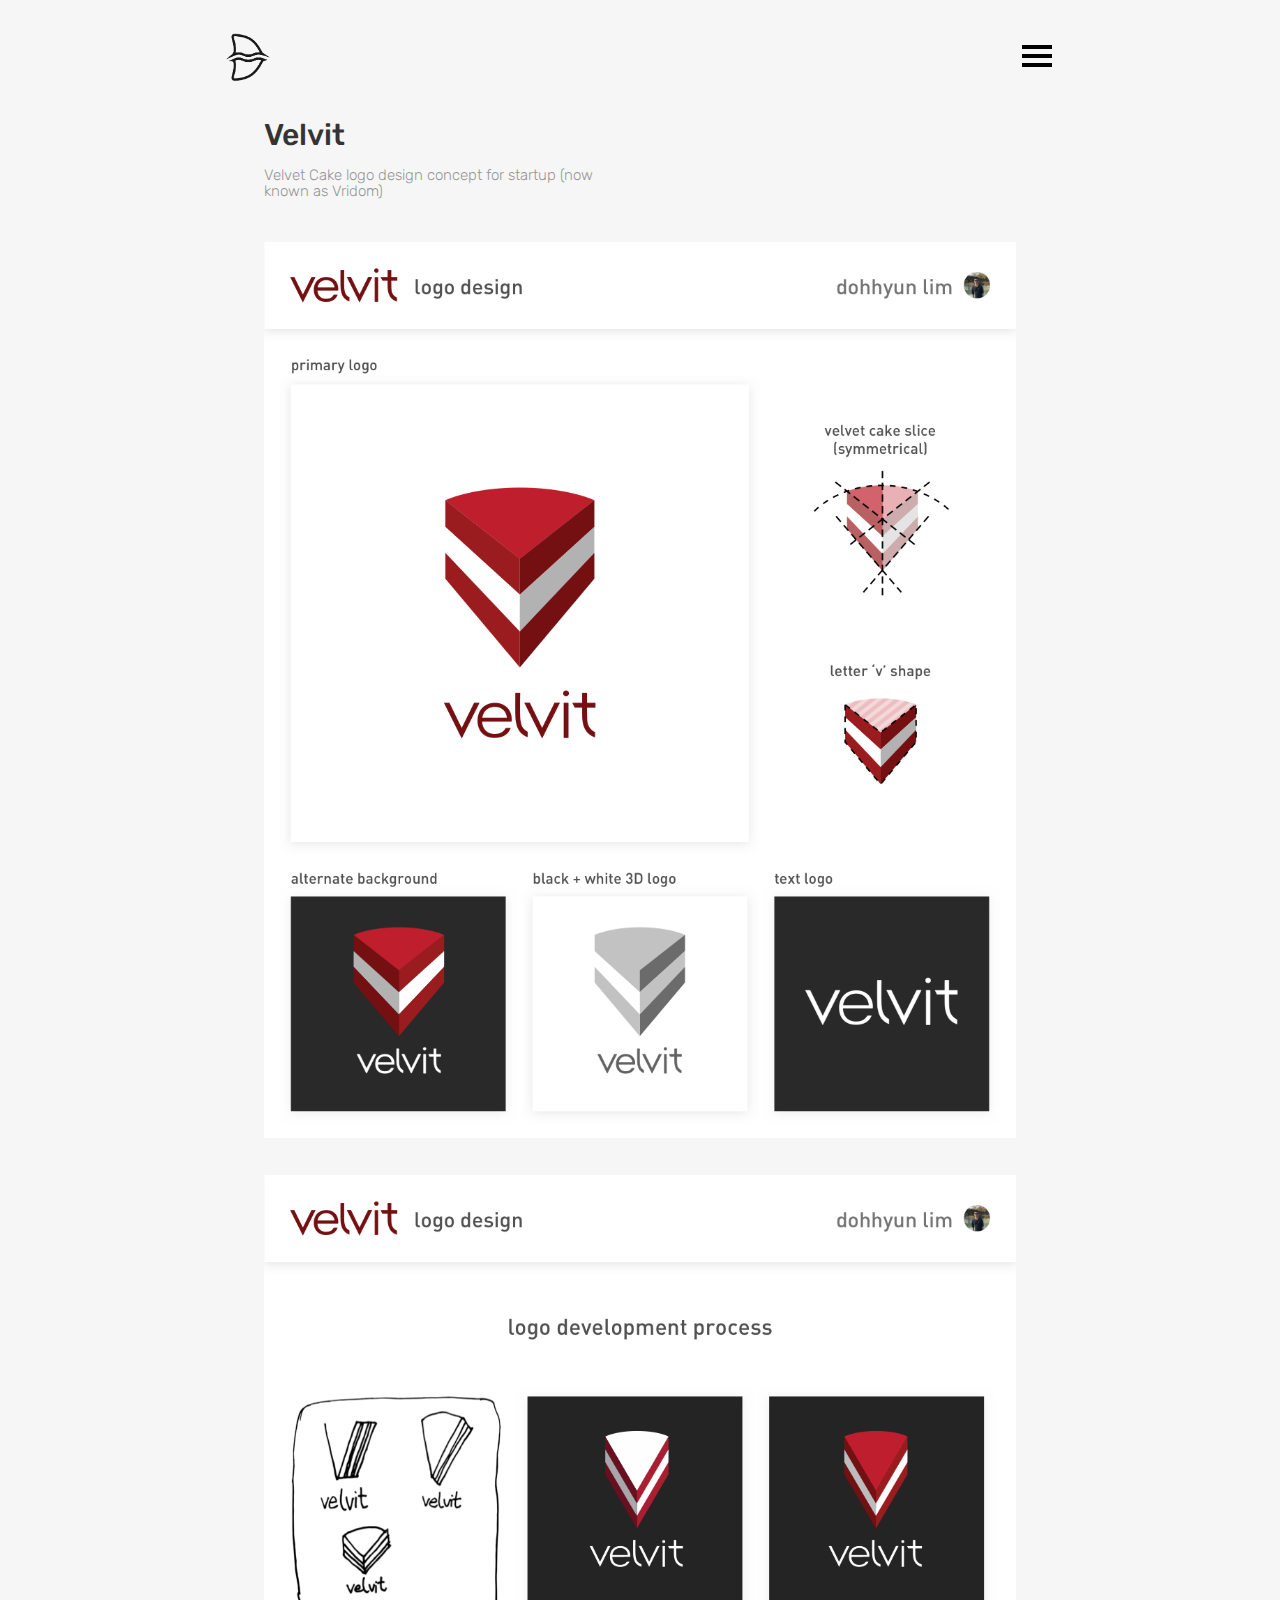
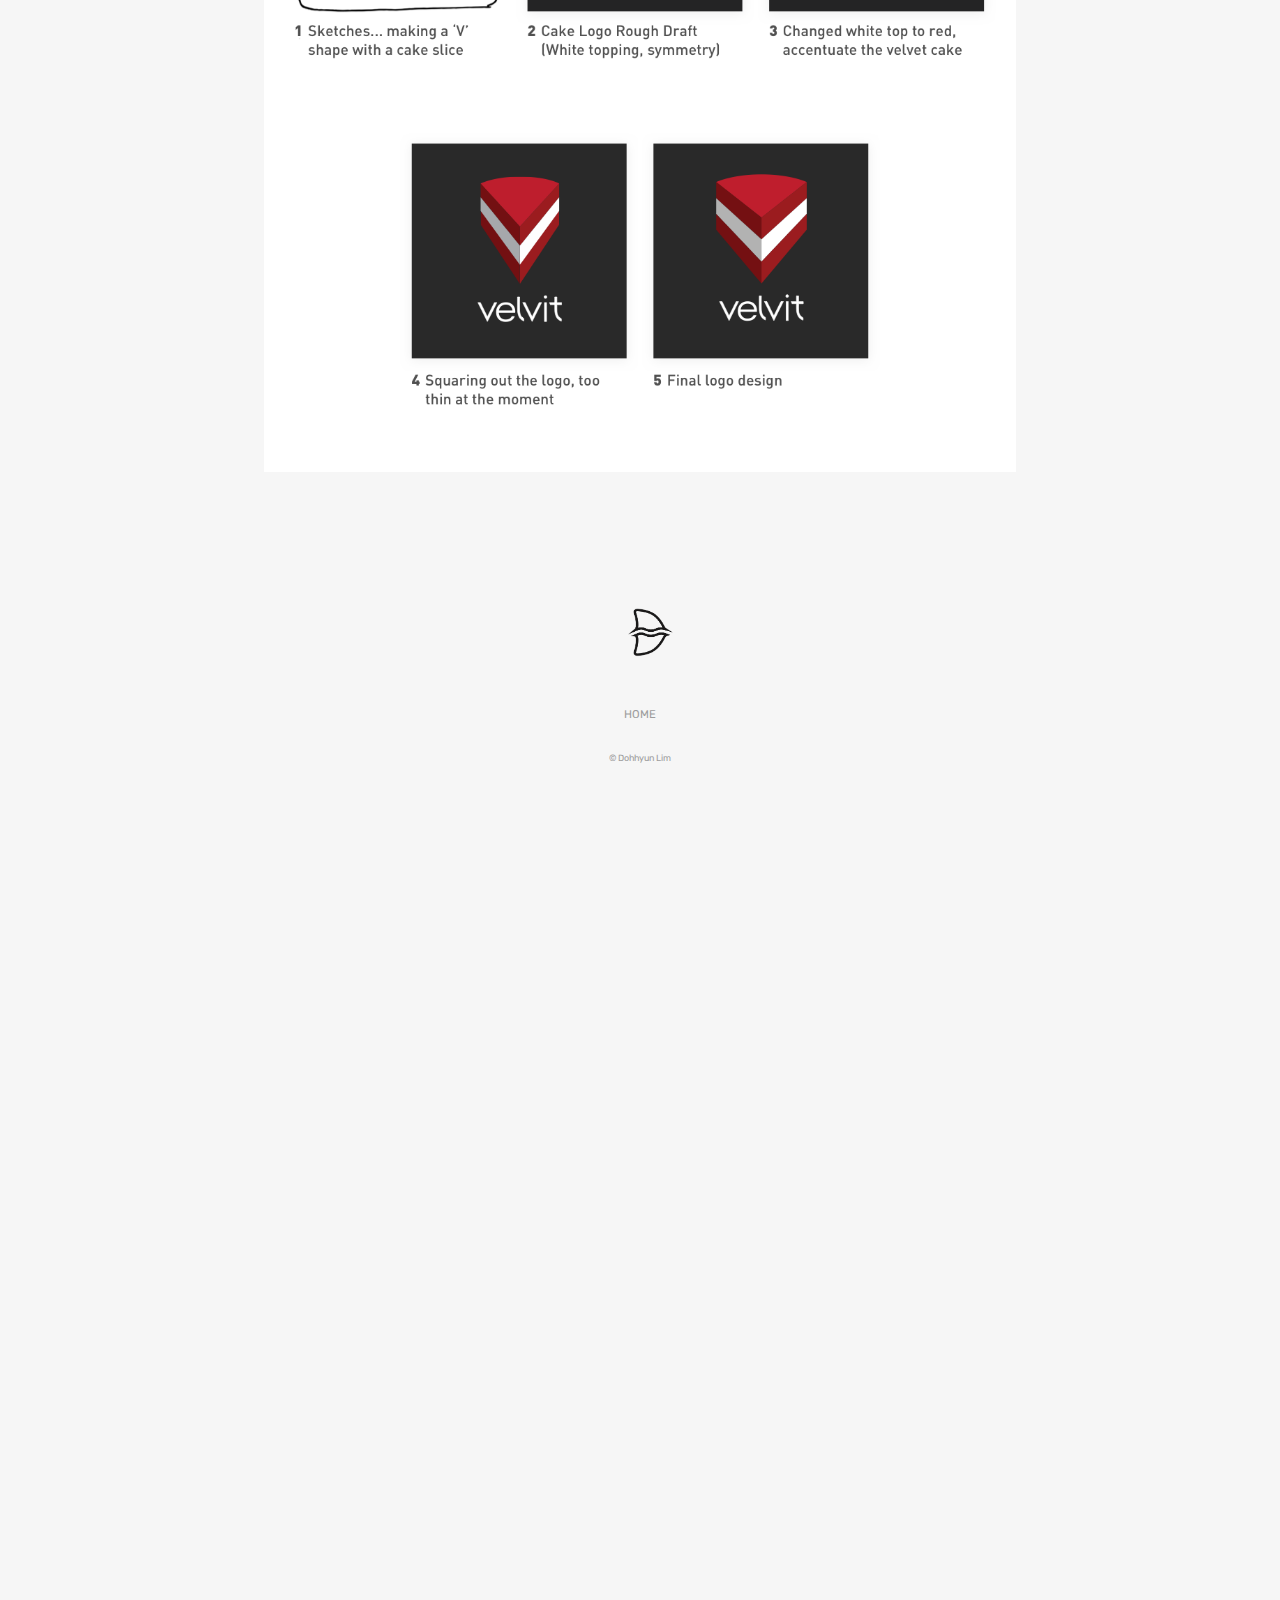
<file: velvit.html>
<!DOCTYPE HTML>

 <html>

    <head>

    	<meta name="viewport" content="width=device-width, initial-scale=1, maximum-scale=1" />

        <meta charset="utf-8">

        <!-- Description, Keywords and Author -->

        <meta name="description" content="">

        <meta name="author" content="">

        

        <title>Daric (Dohhyun) Lim Portfolio</title>

		<link rel="shortcut icon" href="images/favicon.ico" type="image/x-icon">



        <!-- style -->

        <link href="css/style.css" rel="stylesheet" type="text/css">

        <!-- style -->

        <!-- bootstrap -->

        <link href="css/bootstrap.min.css" rel="stylesheet" type="text/css">

        <!-- responsive -->

        <link href="css/responsive.css" rel="stylesheet" type="text/css">

        <!-- font-awesome -->

        <link  href="https://fonts.googleapis.com/css?family=Rubik:400,500,700,900" rel="stylesheet">

        <!-- font-awesome -->

        <link href="css/effects/set2.css" rel="stylesheet" type="text/css">

        <link href="css/effects/normalize.css" rel="stylesheet" type="text/css">

        <link href="css/effects/component.css"  rel="stylesheet" type="text/css" >

	</head>



    <body oncontextmenu="return false">

    

    	<!-- header -->

        	<header role="header">

            	<div class="container">

                	<!-- logo -->

                    	<h1>

                        	<a href="index.html" title="Daric Portfolio"><img src="images/logo.png" class="logo" title="Daric Lim" alt="Daric Lim" onmouseover="this.src='images/DaricLogoSharkResized.png';"onmouseout="this.src='images/logo.png';"/></a>

                        </h1>

                    <!-- logo -->

                    <!-- nav -->

                    <nav role="header-nav" class="navy">

                        <ul>

                            <li class="nav-active"><a href="index.html" title="Home">Home</a></li>
                            <li><a title="About">About <span style="font-size:30px">(coming soon)</span></a></li>
                            <li><a title="Contact">Contact <span style="font-size:30px">(coming soon)</span></a></li>

                        </ul>

                    </nav>

                    <!-- nav -->

                </div>

            </header>

        <!-- header -->

        <!-- main -->

        <main role="main-inner-wrapper" class="container">

        	

            

            	

                <!-- work details -->

                	<div class="work-details">

                    	

                        <div class="row">

                        	<div class="col-xs-12 col-sm-12 col-md-4">

                            	<header role="work-title">

                                	<h2>Velvit</h2>

                                    <h3>Velvet Cake logo design concept for startup (now known as Vridom)</h3>

                                </header>

                            </div>

                            <div class="col-xs-12 col-sm-12 col-md-8">


                            </div>

                        </div>

                        <div class="clearfix"></div>

                        

                        <div class="work-images grid">

                            <ul class="penguin grid" id="grid">

                                <li class="hover-shadow"><img src="images/velvit-images/image1.png" alt="" class="img-responsive"/></li>
                                
                                <li class="hover-shadow"><img src="images/velvit-images/image2.png" alt="" class="img-responsive"/></li>
                                
                                

                            </ul>

                        </div>

                        

                    </div>

                <!-- work details -->

            

            

        </main>

    	<!-- main -->

        <!-- footer -->

        <footer role="footer">

            <!-- logo -->

                <h1>

                    <a href="index.html" title="Daric Logo"><img src="images/logo.png" class="logo" title="Daric Lim" alt="Daric Lim" onmouseover="this.src='images/DaricLogoShark.png';"onmouseout="this.src='images/logo.png';"/></a>

                </h1>
            
            

            <!-- logo -->

            <!-- nav -->

            <nav role="footer-nav">

            	<ul>

                	<li><a href="index.html" title="Work">Home</a></li>

                </ul>

            </nav>

            <!-- nav -->

            <!-- <ul role="social-icons">

            	<li><a href="#"><i class="fa fa-twitter" aria-hidden="true"></i></a></li>

                <li><a href="#"><i class="fa fa-facebook" aria-hidden="true"></i></a></li>

                <li><a href="#"><i class="fa fa-linkedin" aria-hidden="true"></i></a></li>

                <li><a href="#"><i class="fa fa-flickr" aria-hidden="true"></i></a></li>

            </ul> -->

            <p class="copy-right">&copy; Dohhyun Lim</p>

        </footer>

        <!-- footer -->

    

        <!-- jQuery (necessary for Bootstrap's JavaScript plugins) -->

        <script src="js/jquery.min.js" type="text/javascript"></script>

        <!-- custom -->

		<script src="js/nav.js" type="text/javascript"></script>

        <script src="js/custom.js" type="text/javascript"></script>

        <!-- Include all compiled plugins (below), or include individual files as needed -->

        <script src="js/bootstrap.min.js" type="text/javascript"></script>

        <script src="js/effects/masonry.pkgd.min.js"  type="text/javascript"></script>

		<script src="js/effects/imagesloaded.js"  type="text/javascript"></script>

		<script src="js/effects/classie.js"  type="text/javascript"></script>

		<script src="js/effects/AnimOnScroll.js"  type="text/javascript"></script>

        <script src="js/effects/modernizr.custom.js"></script>

        <!-- jquery.countdown -->

        <script src="js/html5shiv.js" type="text/javascript"></script>

    </body>

</html>
</file>
<file: css/style.css>
@import url('https://fonts.googleapis.com/css?family=Rubik:400,500,700');

html {

	-ms-text-size-adjust: 100%;

	-webkit-text-size-adjust: 100%;
    
    
    
    zoom: .75;

}

*, *:before, *:after {

	-webkit-box-sizing: border-box;

	-moz-box-sizing: border-box;

	box-sizing: border-box;

}

.logo {
    max-width: 90px;
    
}

body {
    background-color: #fff;
}

input, textarea {

	-webkit-appearance: none;

	-webkit-border-radius: 0;

}

button, html input[type="button"],/* 1 */ input[type="reset"], input[type="submit"] {

	-webkit-appearance: button;

	cursor: pointer;

 *overflow:visible;

}

body, img,.commentys-form input[type="text"],.commentys-form input[type="email"],.commentys-form input[type="url"],.commentys-form textarea {

	transition: all .2s linear;

	-o-transition: all .2s linear;

	-moz-transition: all .2s linear;

	-webkit-transition: all .2s linear;

}

h1, h2, h3, h4, h5, h6, p, h2 span {
    font-family:'Rubik', sans-serif;}
}


html, body, div, span, object, iframe, h1, h2, h3, h4, h5, h6, p, blockquote, pre, abbr, address, cite, code, del, dfn, em, img, ins, kbd, q, samp, small, strong, sub, sup, var, b, i, dl, dt, dd, ol, ul, li, fieldset, form, label, legend, table, caption, tbody, tfoot, thead, tr, th, td, article, aside, canvas, details, figcaption, figure, footer, header, hgroup, menu, nav, section, summary, time, mark, audio, video, input, main {

	-webkit-box-sizing: border-box;

	-moz-box-sizing: border-box;

	box-sizing: border-box;

	margin: 0;

	padding: 0;

	vertical-align: baseline;

	border: 0;

	outline: 0;

}

article, aside, details, figcaption, figure, footer, header, hgroup, menu, nav, section, img, main {

	display: block

}

audio, canvas, video {

	display: inline-block;

 *display:inline;

 *zoom:1

}

blockquote:before, blockquote:after, q:before, q:after {

	content: '';

	content: none;

}

.clear {

	clear: both;

	line-height: 0;

	height: 0;

}

a {

	text-decoration: none;

	outline: none;

	color: #010101;

	transition-delay: 0s;

	transition-duration: 0.6s;

	transition-property: all;

	transition-timing-function: ease;

}

a:focus, img:focus, button:focus, .btn:focus {outline: none;}

::-moz-selection {background-color:#fb5353;color:#fff;text-shadow:none;}

::selection {background-color: #fb5353;color: #fff;text-shadow: none;}

/* @font-face {font-family:'Open Sans', sans-serif;} */
@font-face {font-family:'Rubik', sans-serif;}

/*===== Header ===*/

header[role="header"]{ padding-top:30px; padding-bottom:0px}

header[role="header"] h1{ padding:0; margin:0}

header[role="header"] h1 > a{ max-width:66px; display:block; float:left}


header[role="header"] nav{ padding-top:10px;transition-delay: 0s;

transition-duration: 0.6s;transition-property: all;transition-timing-function: ease;}

header[role="header"] nav ul{ display:none; position: fixed; z-index:60; text-align:center; width:100%; height:100%; top:0; left:0; right:0; background-color:rgba(255,255,255,0.8); padding:0; margin:0; padding-top:199px;}

header[role="header"] nav ul > li{ font-weight:500; font-size:42px; display:block}

header[role="header"] nav ul > li > a{ display:block; line-height:72px; color:#404040}


header[role="header"] nav ul > li:hover a,header[role="header"] nav ul > li.nav-active a{ text-decoration:none; color:#419EEA}


header[role="header"] nav #menu-button {width: 31px;font-size: 0;float: right;height: 19px;position: relative; z-index:70;

-webkit-transform: rotate(0deg);-moz-transform: rotate(0deg);-o-transform: rotate(0deg);transform: rotate(0deg);-webkit-transition: .5s ease-in-out;-moz-transition: .5s ease-in-out;-o-transition: .5s ease-in-out;transition: .5s ease-in-out;cursor: pointer;}

header[role="header"] nav #menu-button span {display: block;position: absolute;z-index: 60;height: 5px;

width: 130%;background: #111111;opacity: 1;left:0;

-webkit-transform: rotate(0deg);-moz-transform: rotate(0deg);-o-transform: rotate(0deg);

transform: rotate(0deg);-webkit-transition: .25s ease-in-out;-moz-transition: .25s ease-in-out;-o-transition: .25s ease-in-out;transition: .25s ease-in-out;}

header[role="header"] nav #menu-button span {background: #010101; margin-top:20px; margin-left:-30px}

header[role="header"] nav #menu-button span:nth-child(1) {top:0px;}

header[role="header"] nav #menu-button span:nth-child(2) {top:12px;}

header[role="header"] nav #menu-button span:nth-child(3) {top:24px;}

header[role="header"] nav #menu-button.open span:nth-child(1) {top: 10px;

-webkit-transform: rotate(135deg);-moz-transform: rotate(135deg);-o-transform: rotate(135deg);transform: rotate(135deg);}

header[role="header"] nav #menu-button.open span:nth-child(2) {opacity: 0;left: -60px;}

header[role="header"] nav #menu-button.open span:nth-child(3) {top: 10px;

-webkit-transform: rotate(-135deg);-moz-transform: rotate(-135deg);-o-transform: rotate(-135deg);transform: rotate(-135deg);}


/*===== main ===*/

main[role="main-home-wrapper"],main[role="main-inner-wrapper"] { padding-bottom:90px;}

main[role="main-home-wrapper"] article[role="pge-title-content"],main[role="main-inner-wrapper"] article[role="pge-title-content"]{ padding-left:41px}

main[role="main-home-wrapper"] article[role="pge-title-content"] header,main[role="main-inner-wrapper"] article[role="pge-title-content"] header{ padding-bottom:70px; padding-top:50px}

main[role="main-home-wrapper"] article[role="pge-title-content"] header h2,main[role="main-inner-wrapper"] article[role="pge-title-content"] header h2{ font-size:2em; line-height:40px; color:#5D5D5D; font-weight:500; opacity:1}

main[role="main-home-wrapper"] article[role="pge-title-content"] header h2 span,main[role="main-inner-wrapper"] article[role="pge-title-content"] header h2 span{ display:block; font-size:3em; font-weight:500; color:#419EEA; padding-bottom:20px; }

main[role="main-home-wrapper"] article[role="pge-title-content"] p,main[role="main-inner-wrapper"] article[role="pge-title-content"] p{ 
    font-size:20px; 
    line-height:30px; 
    color:#454545;
}

/*===== footer ===*/

footer[role="footer"]{ padding-top:0px; padding-bottom:77px}

footer[role="footer"] > h1 a{ margin:0 auto; display:block; max-width:66px;}

footer[role="footer"] nav{ padding-top:37px; padding-bottom:43px}

footer[role="footer"] nav > ul{ text-align:center; padding:0; margin:0}

footer[role="footer"] nav > ul > li{ display: inline-block; text-transform:uppercase; font-size:15px; margin:0 13px}

footer[role="footer"] nav > ul > li > a{ color:#9d9d9d}

footer[role="footer"] nav > ul > li:hover a{ text-decoration:none; color:#fb5353}

footer[role="footer"] ul[role="social-icons"]{ padding:0; margin:0; text-align:center; padding-bottom:40px;}

footer[role="footer"] ul[role="social-icons"] > li{ display: inline-block; margin:0 6.5px}

footer[role="footer"] ul[role="social-icons"] > li > a{ display:block; width:42px; height:42px; background-color:#bbbbbb; color:#FFF; line-height:42px; font-size:20px; border-radius:100%; text-align:center}

footer[role="footer"] ul[role="social-icons"] > li:hover a{ background-color:#fb5353}

footer[role="footer"] .copy-right{ text-align:center; display:block; font-size:12px; line-height:13px; color:#9c9c9c}

/*===== About ===*/

main[role="main-inner-wrapper"] .about-content{ background-color:#fb5353; padding-top:57px; padding-left:70px; padding-right:67px; padding-bottom:58px}

main[role="main-inner-wrapper"] .about-content p{ font-size:17px; line-height:30px; color:#FFF; padding-bottom:20px}

main[role="main-inner-wrapper"] .thumbnails-pan{ padding-top:40px}

main[role="main-inner-wrapper"] .thumbnails-pan section figure{ background-color:#FFF; position:relative; overflow:hidden; cursor:pointer}

main[role="main-inner-wrapper"] .thumbnails-pan section figure,main[role="main-inner-wrapper"] .thumbnails-pan section figure, img,main[role="main-inner-wrapper"] .thumbnails-pan section figure figcaption,section.blog-content figure,section.blog-content figure img,section.blog-content  article{transition-delay: 0s;transition-duration: 0.6s;transition-property: all;transition-timing-function: ease;}

main[role="main-inner-wrapper"] .thumbnails-pan section figure figcaption{ position:absolute; bottom:-50%; left:0; right:0; background-color:#fb5353; margin:0 69px; text-align:center; color:#FFF; padding-top:16px; padding-bottom:27px}

main[role="main-inner-wrapper"] .thumbnails-pan section figure figcaption h3{ font-size:21px; line-height:22px; font-weight:300}

main[role="main-inner-wrapper"] .thumbnails-pan section figure figcaption h5{ text-transform:uppercase; font-size:13px; line-height:14px; font-weight:700}

main[role="main-inner-wrapper"] .thumbnails-pan section figure:hover,section.blog-content:hover article{ background-color:#fb5353; color:#FFF}

main[role="main-inner-wrapper"] .thumbnails-pan section figure:hover img,section.blog-content:hover figure img{-webkit-transform: scale3d(1.08,1.08,2);transform: scale3d(1.08,1.08,2); opacity:0.5}

main[role="main-inner-wrapper"] .thumbnails-pan section figure:hover figcaption{ bottom:0;}

/*===== Blog ===*/

article[role="pge-title-content"].blog-header{ padding-bottom:218px}

section.blog-content{ margin-bottom:29px}

section.blog-content figure{ overflow:hidden; position:relative;background-color: rgba(255,255,255,0.4); cursor:pointer}

section.blog-content figure .post-date{ text-align:center; color:#FFF; font-weight:800; font-size:14px; line-height:18px; text-transform:uppercase; display:block; background-color:#fb5353; width:130px; height:130px; position:absolute; left:0; top:0; padding-top:41px; z-index:50}

section.blog-content figure .post-date span{ font-size:50px; line-height:35px; display:block}

section.blog-content  article{ font-size:21px; line-height:30px; color:#FFF;  font-weight:800; color:#343434; padding-left:42px; padding-top:33px; padding-bottom:31px;}

section.blog-content:hover figure img{ opacity:0.5}

/*===== Contact ===*/

article[role="pge-title-content"].contact-header{ padding-bottom:218px}

article[role="pge-title-content"].contact-header p a{ color:#343434; padding-right:34px}

article[role="pge-title-content"].contact-header p a:hover{color:#fb5353; text-decoration:none}

.demo-wrapper {width: 100%;margin: 0 auto;height:499px;}

#surabaya {width: 100%;height: 100%;}

.error_message{ color:#e84d49}

#success_page h3,#success_page p{color:#60ca6f }

.contat-from-wrapper{ padding:0 69px; margin-top:108px}

.contat-from-wrapper input[type="text"],.contat-from-wrapper input[type="email"],.contat-from-wrapper textarea{ width:100%; display:block; outline:none; border-bottom:1px solid #bbbbbb; background-color:inherit; color:#404040; font-size:21px; line-height:23px; padding-bottom:24px}

.contat-from-wrapper input[type="text"]:focus,.contat-from-wrapper input[type="email"]:focus,.contat-from-wrapper textarea:focus{ border-bottom-color:#9f9e9e}

.contat-from-wrapper form ::-webkit-input-placeholder { color:#404040; }

.contat-from-wrapper form ::-moz-placeholder { color:#404040; } /* firefox 19+ */

.contat-from-wrapper form :-ms-input-placeholder { color:#404040; } /* ie */

.contat-from-wrapper form input:-moz-placeholder { color:#404040; }

.contat-from-wrapper textarea{ border-bottom:1px solid #bbbbbb; border-left:none; border-right:none; border-top:none; height:77px; margin-top:56px}

.contat-from-wrapper input[type="submit"]{ display:block; border:none; outline:none; width:200px; line-height:60px; text-transform:uppercase; font-size:21px; color:#FFF; font-weight:800; letter-spacing:2px; background-color:#e84d49; margin:41px auto; margin-bottom:0}

.contat-from-wrapper input[type="submit"]:hover{background-color:#f8524e}

/*== Work Details ==*/

.work-details,.blog-details{ padding:0 69px; margin-top:18px}

.work-details header h2{ color:#343434; font-size:40px; font-weight:500; margin-bottom:0}

.work-details header h3{ display:inline-block; color:#343434; opacity:0.5; font-size:20px;font-weight:300;min-width:500px}

.work-details header h3 i{ color:#0d0d0d; padding-left:10px}

.work-details p{ font-size:16px; color:#666666; line-height:30px; margin-bottom:20px; font-weight:300}

.work-details p strong{ font-weight:800}

.work-images{ margin-top:46px}

.work-images li{ margin-bottom:50px}

.work-images li.hover-shadow {
    transition: 0.3s
}

.work-images .hover-shadow:hover {
    box-shadow: 4px 4px 8px 0px rgba(0, 0, 0, 0.2), 0 6px 20px 0 rgba(0, 0, 0, 0.19)
}

/*== Blog Details ==*/

.bog-header { padding-bottom:62px}

.bog-header h3,.comments-pan h3,.commentys-form h4{ color:#404040;font-weight:800; padding-bottom:24px; display:block}

.bog-header h3 span{ color:#fb5353}

.bog-header h2{ font-size:36px; font-weight:normal}

.blog-details .enter-content{ margin-top:62px}

.blog-details .enter-content p{ font-size:16px; line-height:30px; font-weight:300; margin-bottom:23px}

.comments-pan{border-top:2px solid #dedede; padding-top:15px}

.comments-pan h3{border-bottom:2px solid #dedede; padding-bottom:34px; margin-bottom:52px}

.comments-reply,.reply-pan{ padding:0; margin:0; list-style:none}

.comments-reply li{ display:block; border-bottom:2px solid #dedede; overflow:hidden; padding-bottom:51px; margin-bottom:39px}

.comments-reply li figure{ float:left; width:70px; background-color:#000}

.comments-reply li section{ float:left; padding-left:30px; font-size:16px; line-height:30px; font-weight:300; color:#343434;width: 92%;}

.comments-reply li section .date-pan{ font-size:14px; line-height:18px; padding-bottom:25px}

.comments-reply li section h4{font-weight:800; color:#404040; font-size:21px; margin-bottom:6px; margin-top:0}

.comments-reply li section h4 a{ font-size:16px; color:#fb5353;font-weight:400; display:inline-block; padding-left:20px}

.reply-pan{ clear:both; display:block; margin-left:100px;padding-top:39px }

.reply-pan li{ border-bottom:none;border-top:2px solid #dedede; padding-bottom:0; margin-bottom:0;padding-top:38px;}

.commentys-form h4{ font-size:24px}

.commentys-form form{ margin-top:30px}

.commentys-form input[type="text"],.commentys-form input[type="email"],.commentys-form input[type="url"],.commentys-form textarea{ font-size:21px; line-height:22px; color:#404040; padding-bottom:26px; border-bottom:2px solid #bbbbbb; width:100%; display:block; border-left:none; border-right:none; border-top:none; background-color:transparent; outline:none}

.commentys-form textarea{ margin-top:57px}

.commentys-form input[type="text"]:focus,.commentys-form input[type="email"]:focus,.commentys-form input[type="url"]:focus,.commentys-form textarea:focus{ border-bottom-color:#000}

.commentys-form input[type="button"]{ padding:0 36px; text-transform:uppercase; display:inline-block; font-size:21px; line-height:60px; color:#FFF; font-weight: bold; text-align:center; border:none; outline:none; background-color:#fb5353; margin-top:50px}

.commentys-form input[type="button"]:hover{ background-color:#ff5c5c}
</file>
<file: css/responsive.css>
/* md */
@media (min-width: 992px) and (max-width: 992px) {
	.comments-reply li section{ width:88%}
}
/* sm */
@media (min-width: 768px) and (max-width: 991px) {
	header[role="header"]{ padding:8% 0;}
	header[role="header"] nav ul{ padding-top:10%}
	main[role="main-home-wrapper"] article[role="pge-title-content"],main[role="main-inner-wrapper"] article[role="pge-title-content"]{ padding-left:0}
	main[role="main-home-wrapper"] article[role="pge-title-content"] header,main[role="main-inner-wrapper"] article[role="pge-title-content"] header{ padding-top:0}
	main[role="main-home-wrapper"] article[role="pge-title-content"] header h2,main[role="main-inner-wrapper"] article[role="pge-title-content"] header h2{ font-size:34px}
	main[role="main-home-wrapper"] article p br{ display:none}
	footer[role="footer"]{ padding:30px 0}
	footer[role="footer"] nav{ padding:15px 0}
	main[role="main-inner-wrapper"] .about-content{ padding:5%}
	main[role="main-inner-wrapper"] .thumbnails-pan section figure figcaption{ margin:0 10%}
	section.blog-content figure .post-date{ padding-top:20px; height:100px; width:100px}
	article.contact-header[role="pge-title-content"] p a{padding-right:10px}
	.contat-from-wrapper{ margin-top:10px; padding:0 15px}
	.grid-lod li{ width:100% !important; position:static !important; display:inline-block}
	.grid-lod li img{ width:100%}
	.work-details,.blog-details{ padding:0; margin-top:0}
	.comments-reply li section{ width:88%}
}
/* xs */
@media (max-width: 767px) {
	header[role="header"]{ padding:8% 0;}
	header[role="header"] nav ul{ padding-top:10%}
	header[role="header"] nav ul > li{ font-size:30px}
	header[role="header"] nav ul > li > a{ line-height:55px}
	main[role="main-home-wrapper"] article[role="pge-title-content"],main[role="main-inner-wrapper"] article[role="pge-title-content"]{ padding-left:0}
	main[role="main-home-wrapper"] article[role="pge-title-content"] header,main[role="main-inner-wrapper"] article[role="pge-title-content"] header{ padding-top:10px}
	main[role="main-home-wrapper"] article[role="pge-title-content"] header h2,main[role="main-inner-wrapper"] article[role="pge-title-content"] header h2{ font-size:47px}
	main[role="main-home-wrapper"] article[role="pge-title-content"] header h2 span, main[role="main-inner-wrapper"] article[role="pge-title-content"] header h2 span{ font-size:60px;}
	main[role="main-home-wrapper"] article{ padding-bottom:30px}
	main[role="main-home-wrapper"] article p br{ display:none}
	footer[role="footer"]{ padding:40px 0}
	footer[role="footer"] nav{ padding:15px 0}
	main[role="main-inner-wrapper"] .about-content{ padding:5%}
	main[role="main-inner-wrapper"] .thumbnails-pan section figure{ margin-bottom:20px}
	article[role="pge-title-content"].blog-header,article[role="pge-title-content"].contact-header{ padding-bottom:30px}
	section.blog-content figure .post-date{ padding-top:20px; height:100px; width:100px}
	section.blog-content article{ padding:2% 5%; font-size:18px; line-height:24px;font-family: 'proxima_nova_cn_rgregular';}
	article.contact-header[role="pge-title-content"] p a{ font-size:18px; padding-right:10px}
	.contat-from-wrapper{ margin-top:10px; padding:0 15px}
	.contat-from-wrapper input[type="text"], .contat-from-wrapper input[type="email"]{ margin-bottom:20px}
	.contat-from-wrapper textarea{ margin-top:0}
	.work-details,.blog-details{ padding:0; margin-top:0}
	.work-images{ margin-top:0}
	.work-images li{ margin-bottom:0; width:100%}
	.work-images li figcaption h2{ font-size:18px;}
	.grid-lod li{ width:100% !important; position:static !important}
	.bog-header h3, .comments-pan h3, .commentys-form h4{ padding-bottom:0}
	.bog-header h2{ font-size:18px; line-height:26px}
	.bog-header{ padding-bottom:20px}
	.blog-details .enter-content{ margin-top:10px}
	.blog-details .enter-content p,.comments-reply li section{ font-size:14px; line-height:26px}
	.comments-pan h3{ padding-bottom:20px; margin-top:0}
	.comments-reply li section{ float:none; width:auto; padding-left:0}
	.comments-reply li figure{ margin-right:20px}
	.reply-pan{ margin-left:20px}
	.commentys-form input[type="text"], .commentys-form input[type="email"], .commentys-form input[type="url"], .commentys-form textarea{ margin-bottom:20px}
	.commentys-form textarea{ margin-top:0; margin-bottom:0}
	
}
</file>
<file: css/effects/set2.css>
.grid {

	position: relative;

	list-style: none; overflow:visible; 

	text-align: center;
    

}


/* Common style */

.grid figure {

	position: relative;margin-bottom:31px;

	overflow: hidden;

	min-width: 100%;

	max-width: 100%;

	width:100%;

	height: 100%; min-height:100%;

	background: #3085a3;

	text-align: center;

	cursor: pointer;

}



.grid figure img {

	position: relative;

	display: block;

	min-height: 100%;

	max-width: 100%;

	opacity: 0.8;

}



.grid figure figcaption {

	padding:0;

	color: #fff;

	text-transform: uppercase;

	

	-webkit-backface-visibility: hidden;

	backface-visibility: hidden;

	line-height:100%;

}

.grid figure figcaption header a{}

.grid figure figcaption::before,

.grid figure figcaption::after {

	pointer-events: none;

}



.grid figure figcaption,

.grid figure figcaption > a {

	position: absolute;

	top: 0;

	left: 0;

	width: 100%;

	height: 100%;

}



/* Anchor will cover the whole item by default */

/* For some effects it will show as a button */

.grid figure figcaption > a {

	z-index: 1000;

	text-indent: 200%;

	white-space: nowrap;

	font-size: 0;

	opacity: 0;

}



.grid figure h2 {

	/*word-spacing: -0.15em;*/
    
    word-spacing: 0;
    
    font-size: 36px;

	font-weight:500; color:#FFF;

}



.grid figure h2 span {

	font-weight: 700;

}



.grid figure h2,

.grid figure p {

	margin: 0;

}



.grid figure p {

	letter-spacing: 1px;

	font-size: 16px; line-height:22px;

}





/* Individual effects */




/*---------------*/

/***** Oscar *****/

/*---------------*/



figure.effect-oscar {

	/*background: -webkit-linear-gradient(45deg, #22682a 0%, #9b4a1b 40%, #3a342a 100%);

	background: linear-gradient(45deg, #22682a 0%,#9b4a1b 40%,#3a342a 100%);*/

	background-color:#70708C;
    

}



figure.effect-oscar img {

	opacity: 1;

	-webkit-transition: opacity 0.35s;

	transition: opacity 0.35s;

}



figure.effect-oscar figcaption {
    
    position: absolute;
    top: -1.5em;
    left: 2em;
    height: 100%;
    width: 20em;
    text-align:left;
    
	background-color: rgba(58,52,42,0);

	-webkit-transition: background-color 0.35s;

	transition: background-color 0.35s;

}


/*figure.effect-oscar figcaption::before {

	position: absolute;

	top: 30px;

	right: 30px;

	bottom: 30px;

	left: 30px;

	border: 1px solid #fff;

	content: '';

}*/


figure.effect-oscar figcaption::before,
figure.effect-oscar h2 {

    font-weight:300;
    
    margin: 20% 0 10px 0;
    
    opacity: 0;

	-webkit-transition: opacity 0.35s, -webkit-transform 0.35s;

	transition: opacity 0.35s, transform 0.35s;

	-webkit-transform: translate3d(-50%,0,0);

	transform: translate3d(-50%,0,0);

}

figure.effect-oscar h2 span{

	font-weight:500

}

figure.effect-oscar figcaption::before,

figure.effect-oscar p {

	font-weight:300;

	opacity: 0;

	-webkit-transition: opacity 0.35s, -webkit-transform 0.35s;

	transition: opacity 0.35s, transform 0.35s;

	-webkit-transform: translate3d(-20%,0,0);

	transform: translate3d(-20%,0,0);

}


/* The lower caption appearing */
figure.effect-oscar:hover figcaption::before,

figure.effect-oscar:hover p {

	opacity: 1;

	-webkit-transform: scale(1);

	transform: scale(1);

}

/* The upper caption appearing */
figure.effect-oscar:hover figcaption::before,

figure.effect-oscar:hover h2 {
    opacity: 1;

	-webkit-transform: translate3d(0,0,0);

	transform: translate3d(0,0,0);

}


figure.effect-oscar:hover figcaption {

	background-color: rgba(58,52,42,0);

}


figure.effect-oscar:hover img {

	opacity: 0.4;

}

@media screen and (max-width: 50em) {

	.content {

		padding: 0 10px;

		text-align: center;

	}

	.grid figure {

		display: inline-block;

		float: none;

		margin: 10px auto;

		width: 100%;

	}

}

@media (min-width: 768px) and (max-width: 991px) {

	figure.effect-oscar figcaption::before{ left:10px; right:10px; top:10px; bottom:10px;}

	figure.effect-oscar figcaption{ padding:0em}

	figure.effect-oscar h2{ font-size:50px;}

	figure.effect-oscar p{ font-size:33px;  padding:2%; display:block; width:90%; margin:0 auto;}

}


@media (max-width: 767px) {

	figure.effect-oscar figcaption::before{ left:10px; right:10px; top:10px; bottom:10px;}

	figure.effect-oscar figcaption{ padding:0em}

	figure.effect-oscar h2{ font-size:50px;}

	figure.effect-oscar p{ font-size:33px;  padding:2%; display:block; width:90%; margin:0 auto;}

}
</file>
<file: css/effects/component.css>
.grid-lod {
	/*max-width: 69em;
	list-style: none;
	margin: 30px auto;
	padding: 0;*/
}

.grid-lod li {
	display: block;
/*	float: left;
	padding: 7px;
	width: 33%;*/
	opacity: 0;
}

.grid-lod li.shown,
.no-js .grid-lod li,
.no-cssanimations .grid-lod li {
	opacity: 1;
}

.grid-lod li a,
.grid-lod li img {
	outline: none;
	border: none;
	display: block;
	max-width: 100%;
}

/* Effect 1: opacity */
.grid-lod.effect-1 li.animate {
	-webkit-animation: fadeIn 0.65s ease forwards;
	animation: fadeIn 0.65s ease forwards;
}

@-webkit-keyframes fadeIn {
	0% { }
	100% { opacity: 1; }
}

@keyframes fadeIn {
	0% { }
	100% { opacity: 1; }
}

/* Effect 2: Move Up */
.grid-lod.effect-2 li.animate {
	-webkit-transform: translateY(200px);
	transform: translateY(200px);
	-webkit-animation: moveUp 0.65s ease forwards;
	animation: moveUp 0.65s ease forwards;
}

@-webkit-keyframes moveUp {
	0% { }
	100% { -webkit-transform: translateY(0); opacity: 1; }
}

@keyframes moveUp {
	0% { }
	100% { -webkit-transform: translateY(0); transform: translateY(0); opacity: 1; }
}

/* Effect 3: Scale up */
.grid-lod.effect-3 li.animate {
	-webkit-transform: scale(0.6);
	transform: scale(0.6);
	-webkit-animation: scaleUp 0.65s ease-in-out forwards;
	animation: scaleUp 0.65s ease-in-out forwards;
}

@-webkit-keyframes scaleUp {
	0% { }
	100% { -webkit-transform: scale(1); opacity: 1; }
}

@keyframes scaleUp {
	0% { }
	100% { -webkit-transform: scale(1); transform: scale(1); opacity: 1; }
}

/* Effect 4: fall perspective */
.grid-lod.effect-4 {
	-webkit-perspective: 1300px;
	perspective: 1300px;
}

.grid-lod.effect-4 li.animate {
	-webkit-transform-style: preserve-3d;
	transform-style: preserve-3d;
	-webkit-transform: translateZ(400px) translateY(300px) rotateX(-90deg);
	transform: translateZ(400px) translateY(300px) rotateX(-90deg);
	-webkit-animation: fallPerspective .8s ease-in-out forwards;
	animation: fallPerspective .8s ease-in-out forwards;
}

@-webkit-keyframes fallPerspective {
	0% { }
	100% { -webkit-transform: translateZ(0px) translateY(0px) rotateX(0deg); opacity: 1; }
}

@keyframes fallPerspective {
	0% { }
	100% { -webkit-transform: translateZ(0px) translateY(0px) rotateX(0deg); transform: translateZ(0px) translateY(0px) rotateX(0deg); opacity: 1; }
}

/* Effect 5: fly (based on http://lab.hakim.se/scroll-effects/ by @hakimel) */
.grid-lod.effect-5 {
	-webkit-perspective: 1300px;
	perspective: 1300px;
}

.grid-lod.effect-5 li.animate {
	-webkit-transform-style: preserve-3d;
	transform-style: preserve-3d;
	-webkit-transform-origin: 50% 50% -300px;
	transform-origin: 50% 50% -300px;
	-webkit-transform: rotateX(-180deg);
	transform: rotateX(-180deg);
	-webkit-animation: fly .8s ease-in-out forwards;
	animation: fly .8s ease-in-out forwards;
}

@-webkit-keyframes fly {
	0% { }
	100% { -webkit-transform: rotateX(0deg); opacity: 1; }
}

@keyframes fly {
	0% { }
	100% { -webkit-transform: rotateX(0deg); transform: rotateX(0deg); opacity: 1; }
}

/* Effect 6: flip (based on http://lab.hakim.se/scroll-effects/ by @hakimel) */
.grid-lod.effect-6 {
	-webkit-perspective: 1300px;
	perspective: 1300px;
}

.grid-lod.effect-6 li.animate {
	-webkit-transform-style: preserve-3d;
	transform-style: preserve-3d;
	-webkit-transform-origin: 0% 0%;
	transform-origin: 0% 0%;
	-webkit-transform: rotateX(-80deg);
	transform: rotateX(-80deg);
	-webkit-animation: flip .8s ease-in-out forwards;
	animation: flip .8s ease-in-out forwards;
}

@-webkit-keyframes flip {
	0% { }
	100% { -webkit-transform: rotateX(0deg); opacity: 1; }
}

@keyframes flip {
	0% { }
	100% { -webkit-transform: rotateX(0deg); transform: rotateX(0deg); opacity: 1; }
}

/* Effect 7: helix (based on http://lab.hakim.se/scroll-effects/ by @hakimel) */
.grid-lod.effect-7 {
	-webkit-perspective: 1300px;
	perspective: 1300px;
}

.grid-lod.effect-7 li.animate {
	-webkit-transform-style: preserve-3d;
	transform-style: preserve-3d;
	-webkit-transform: rotateY(-180deg);
	transform: rotateY(-180deg);
	-webkit-animation: helix .8s ease-in-out forwards;
	animation: helix .8s ease-in-out forwards;
}

@-webkit-keyframes helix {
	0% { }
	100% { -webkit-transform: rotateY(0deg); opacity: 1; }
}

@keyframes helix {
	0% { }
	100% { -webkit-transform: rotateY(0deg); transform: rotateY(0deg); opacity: 1; }
}

/* Effect 8:  */
.grid-lod.effect-8 {
	-webkit-perspective: 1300px;
	perspective: 1300px;
}

.grid-lod.effect-8 li.animate {
	-webkit-transform-style: preserve-3d;
	transform-style: preserve-3d;
	-webkit-transform: scale(0.4);
	transform: scale(0.4);
	-webkit-animation: popUp .8s ease-in forwards;
	animation: popUp .8s ease-in forwards;
}

@-webkit-keyframes popUp {
	0% { }
	70% { -webkit-transform: scale(1.1); opacity: .8; -webkit-animation-timing-function: ease-out; }
	100% { -webkit-transform: scale(1); opacity: 1; }
}

@keyframes popUp {
	0% { }
	70% { -webkit-transform: scale(1.1); transform: scale(1.1); opacity: .8; -webkit-animation-timing-function: ease-out; animation-timing-function: ease-out; }
	100% { -webkit-transform: scale(1); transform: scale(1); opacity: 1; }
}

@media screen and (max-width: 900px) {
	.grid-lod li {
		width: 50%;
	}
}

@media screen and (max-width: 400px) {
	.grid-lod li {
		width: 100%;
	}
}
</file>
